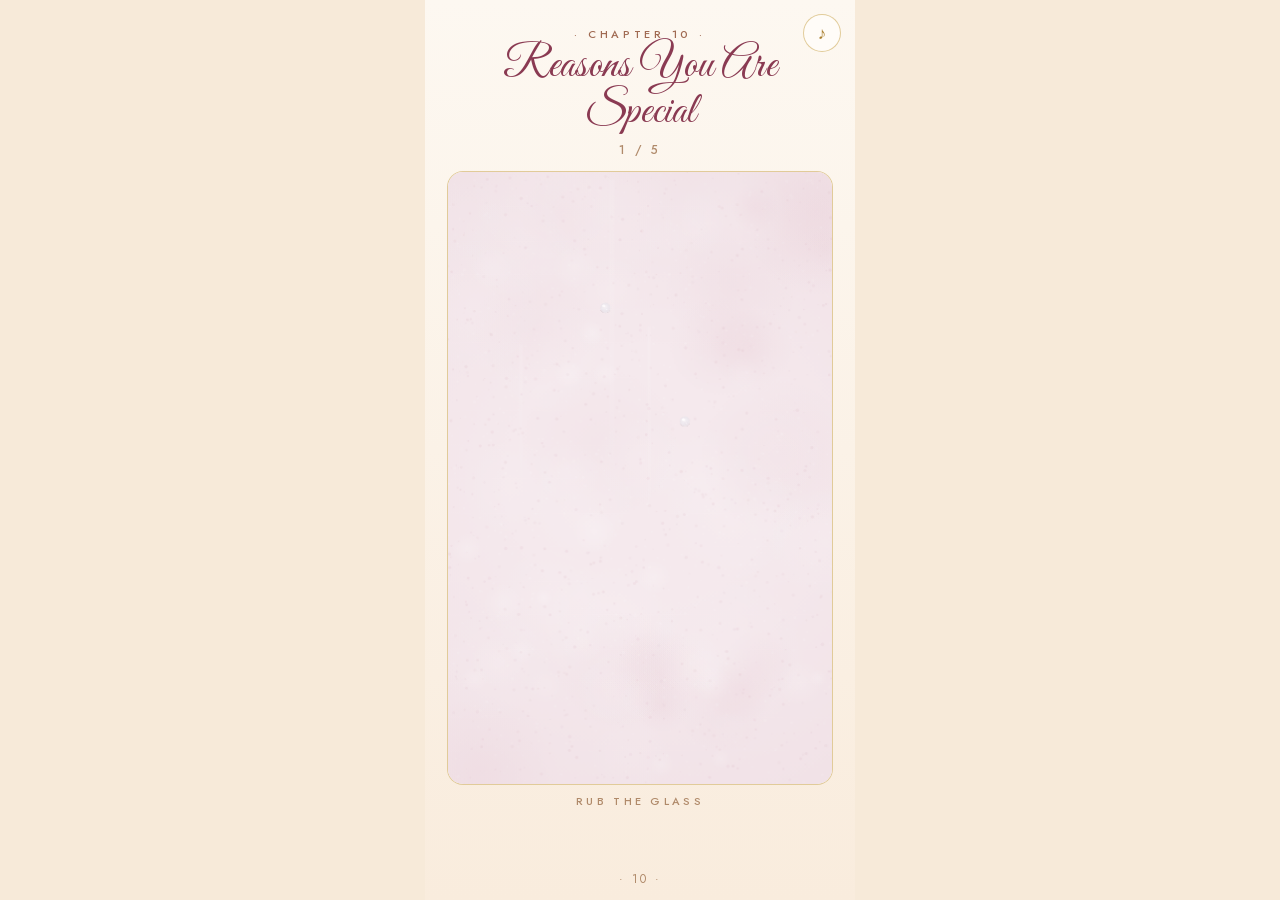
<file: ch10-mist-demo.html>
<!DOCTYPE html>
<html lang="en">
<head>
<meta charset="UTF-8">
<meta name="viewport" content="width=device-width, initial-scale=1.0, maximum-scale=1.0, user-scalable=no">
<title>Chapter Ten — Reasons You Are Special</title>
<style>
@font-face{font-family:'Great Vibes';font-style:normal;font-weight:400;font-display:swap;src:url([data-uri]) format('woff2')}
@font-face{font-family:'Playfair Display';font-style:normal;font-weight:500;font-display:swap;src:url([data-uri]) format('woff2')}
@font-face{font-family:'Playfair Display';font-style:normal;font-weight:600;font-display:swap;src:url([data-uri]) format('woff2')}
@font-face{font-family:'Jost';font-style:normal;font-weight:400;font-display:swap;src:url([data-uri]) format('woff2')}
@font-face{font-family:'Jost';font-style:normal;font-weight:500;font-display:swap;src:url([data-uri]) format('woff2')}
:root{
  --ivory:#fffdf9; --cream:#f9ecdd; --blush:#f6dfe4; --rose:#e8b4c0;
  --gold:#c9a24b; --gold-deep:#a97f2f; --rose-text:#7a2e44; --rose-soft:#8a3a52;
  --caps:#a06a52; --caps-light:#b08a6a;
}
*{margin:0;padding:0;box-sizing:border-box;-webkit-tap-highlight-color:transparent}
html,body{height:100%}
body{background:#f7ead9;font-family:'Jost',sans-serif;overflow:hidden}
.stage{width:100%;max-width:430px;height:100dvh;margin:0 auto;position:relative;
  background:linear-gradient(180deg,#fdf8f1 0%,#f9ecdd 100%);overflow:hidden}
.page{height:100%;display:flex;flex-direction:column;align-items:center;
  padding:20px 22px 12px;position:relative}
#muteBtn{position:absolute;top:14px;right:14px;width:38px;height:38px;border-radius:50%;
  border:1px solid rgba(201,162,75,.55);background:rgba(255,253,249,.85);color:#a97f2f;
  font-size:17px;line-height:1;z-index:20;cursor:pointer}
#muteBtn.off{opacity:.4}
.kicker{font-weight:500;font-size:11px;letter-spacing:.34em;color:var(--caps);margin-top:6px}
.title{font-family:'Great Vibes',cursive;font-weight:400;font-size:clamp(34px,10vw,44px);
  line-height:1.05;color:var(--rose-soft);margin-top:2px;text-align:center}
.counter{font-weight:500;font-size:12px;letter-spacing:.22em;color:var(--caps-light);margin-top:5px}
.pane{position:relative;flex:1;width:100%;min-height:280px;margin:12px 0 8px;
  background:var(--ivory);border:1px solid rgba(201,162,75,.55);border-radius:16px;
  overflow:hidden;touch-action:none}
.reason{position:absolute;inset:0;display:flex;align-items:center;justify-content:center;
  text-align:center;padding:30px 26px;z-index:1;
  font-family:'Playfair Display',serif;font-weight:500;font-size:23px;line-height:1.5;
  color:var(--rose-text)}
/* Demo 5: NO BLUR on the words at all (user agreed with Gemini).
   The reason text is 100% sharp underneath from the very start and
   ONLY the frost layer above it does the hiding — before she wipes
   there is no blurry word-ghost, just mist. The moment her finger
   clears a spot, the words underneath are instantly crisp. */
@media (max-width:360px){.reason{font-size:20px;line-height:1.45;padding:24px 22px}}
.heart{position:absolute;z-index:2;opacity:0;transition:opacity .5s ease;pointer-events:none}
.heart path{fill:none;stroke:var(--gold);stroke-width:1.6;stroke-linecap:round;vector-effect:non-scaling-stroke}
#mist{position:absolute;inset:0;width:100%;height:100%;z-index:3;touch-action:none;
  transition:opacity .7s ease}
#drops{position:absolute;inset:0;width:100%;height:100%;z-index:4;pointer-events:none;
  transition:opacity .7s ease}
.breath{position:absolute;left:-10%;right:-10%;bottom:-30%;height:62%;z-index:6;
  pointer-events:none;opacity:0;transform:translateY(105%);
  background:radial-gradient(ellipse at 50% 100%,rgba(244,214,222,.95),rgba(244,214,222,0) 70%);
  transition:transform .7s ease,opacity .7s ease}
.breath.on{transform:translateY(0);opacity:.85}
.hint{font-weight:500;font-size:11px;letter-spacing:.3em;color:var(--caps-light);min-height:16px}
.next{font-family:'Jost',sans-serif;font-weight:500;font-size:13px;letter-spacing:.24em;
  color:var(--gold-deep);background:none;border:1px solid rgba(201,162,75,.6);
  border-radius:999px;padding:10px 24px;margin-top:10px;cursor:pointer;
  opacity:0;pointer-events:none;transition:opacity .6s ease}
.next.on{opacity:1;pointer-events:auto}
.pagenum{font-size:12px;letter-spacing:.2em;color:var(--caps-light);margin-top:10px}
#finger{position:fixed;width:46px;height:46px;border-radius:50%;left:0;top:0;
  border:2px solid rgba(138,58,82,.55);background:rgba(255,255,255,.18);
  transform:translate(-50%,-50%);pointer-events:none;z-index:99;display:none}

</style>
</head>
<body>
<div class="stage" id="stage">
  <div class="page">
    <button id="muteBtn" aria-label="Sound on or off">&#9834;</button>
    <div class="kicker">&middot; CHAPTER 10 &middot;</div>
    <h1 class="title">Reasons You Are Special</h1>
    <div class="counter"><span id="idx">1</span> / 5</div>
    <div class="pane" id="pane">
      <div class="reason" id="reason"></div>
      <svg class="heart" id="heartSvg" viewBox="0 0 200 180" preserveAspectRatio="none" aria-hidden="true">
        <path id="heartPath" d="M100,168 C42,122 12,84 22,48 C29,20 62,12 82,30 C94,42 100,56 100,56 C100,56 106,42 118,30 C138,12 171,20 178,48 C188,84 158,122 100,168 Z"/>
      </svg>
      <canvas id="mist"></canvas>
      <canvas id="drops"></canvas>
      <div class="breath" id="breath"></div>
    </div>
    <div class="hint" id="hint">RUB THE GLASS</div>
    <button class="next" id="nextBtn">Next reason &rarr;</button>
    <div class="pagenum">&middot; 10 &middot;</div>
  </div>
</div>
<div id="finger"></div>
<script>
(function(){
'use strict';
/* ================================================================
   CHAPTER 10 — "Reasons You Are Special" (mist demo 5, standalone)
   TRANSPLANT NOTE (for the book, page 10):
   - The mist pane OWNS its touch: pane has touch-action:none and the
     handlers below call preventDefault. In the book, the page-turn swipe
     (horizontal >= 80px) must be suppressed while a pointer is down on
     the pane: set window.__c10Wiping = true on pointerdown and false on
     pointerup/pointercancel; the book's swipe handler checks that flag
     first and ignores the swipe. Same family as page 5's 190px rule.
   - enter()/exit() start/stop the single rAF loop and the audio.
     Wire them to the page enter/exit like __ch12 / __letter13.
   - Motion = transform/opacity only. No blur, no backdrop-filter,
     no mix-blend-mode, no animated box-shadows. The mist is painted
     pixels on ONE canvas (#mist); droplets live on a second small
     transparent particle canvas (#drops) — the book already does the
     same (petals canvas + hearts canvas on ch5).
   - DEMO 5 changes (user-approved three-way review of demo 4, 2026-11-27;
     ratings Muse 8.5 / ChatGPT 8.2 / Gemini 7.8; base = demo 4):
     * NO BLUR on the words at all (user agreed with Gemini): the blur /
       ghost is deleted entirely — the text is 100% sharp underneath
       from the start and ONLY the fully-opaque frost layer hides it.
       No blurry word-ghost before wiping, just mist; wiped words are
       instantly crisp. No blur filter anywhere.
     * SMOOTH CONTINUOUS WIPE: the stamped rimmed circles and the
       champagne edge-ring are gone — the finger draws one continuous
       path (strokeSeg: feather pass under a clear core pass, round
       caps/joins). No rings, no gold outlines, no bright blobs; the
       cleared region is genuinely transparent. Trail narrower (BRUSH 18).
     * AUTO-MELT SOONER (Gemini's fix): the trigger measures only the
       centre text zone and melts at ~50% cleared — a few good swipes
       over the words, instead of 25–30s of rubbing.
     * MIST TEXTURE: stronger gentle variation — rose-tinted blotches,
       more condensation blobs, faint baked-in drip streaks — so the
       pane never reads as a plain white card. Still only 2–3 beads.
     * COMPLETED REASON: bigger heart (cap 63, ~70x63, stroke 1.6)
       with 20px spacing below the words — user order 2026-11-27.
     * Everything else kept from demo 4: small heart below the words,
       airy hush + plink, chord, breath reset, 10s auto-advance.
   - DEMO 4 changes (user voice order, 2026-11-27; base = demo 2):
     * NO glass shine: demo 3's specular streak is gone entirely.
     * NO auto-melt / auto-wipe: the whole pane never clears itself.
       She wipes MANUALLY — but the wipe is GENEROUS: the grid marks a
       wide radius (MARK_R) around her fingertip, and the reveal keys
       on the WORDS (~88% of the text cells uncovered), so two or three
       strokes over the words uncover them and the whole glass clears.
       The visible trail stays a narrow fingertip (BRUSH 22) — the
       generosity is in the clearing, not the look.
     * NO mode choice (it existed only for the auto-wipe).
     * Auto-advance: 10s of doing nothing after a reason is revealed
       moves to the next reason by itself. Any touch restarts the
       10s timer. Next stays for sooner. Last reason never auto-advances.
     * Ghost: the frost is tuned so the words show as a faint unreadable
       blur — she can tell words are written there, but cannot read them
       before wiping. (Demo 2's 0.93 frost hid them completely.)
     * Heart: small hairline heart BELOW the words, as in demo 2.
   - DEMO 2 changes (unified Muse + ChatGPT + Gemini review of demo 1):
     * Words live UNDER the frost from the start: .reason is always
       visible; the frost veils it until her finger wipes it crisp.
       No pop-in at a threshold. (Demo 5: frost is now fully opaque
       and the faint ghost is deleted — no blur at all.)
     * Wipe is a real fingertip: hard-core brush (BRUSH 24), no beige
       halo; a thin champagne wet-edge ring is left at the wipe edge.
     * Heart: SMALL hairline heart BELOW the words (fitHeartBelow).
       A framing heart was proven impossible for this text width by QA
       pixel checks, so the heart is kept as a small 1.2px gold heart
       under the text — same completion moment, never touches a letter.
       Draws only after the words are fully readable; Next appears
       only after the heart finishes.
     * Sound: NO low hum at all — airy filtered-noise hush only, plus
       a delicate two-tone plink when a bead rolls. Chord + exhale kept.
     * Reset hides the old words INSTANTLY (visibility) and brings the
       fresh frost back fully opaque before the new words may show.
     * Drops: max 10, max 3 heavy beads, crisp highlight + rim sprite.
   ================================================================ */
var REASONS = [
  "Because your smile turns an ordinary day into a celebration.",
  "Because you listen with your whole heart \u2014 and everyone feels it.",
  "Because your kindness is quiet, and it changes every room you enter.",
  "Because you dream out loud \u2014 and you make others believe too.",
  "Because you are you. That is the whole reason."
];
var REDUCED = window.matchMedia && window.matchMedia('(prefers-reduced-motion: reduce)').matches;
var SHOW_FINGER = /[?&]finger=1/.test(location.search);

var pane = document.getElementById('pane');
var mist = document.getElementById('mist');
var drops = document.getElementById('drops');
var mctx = mist.getContext('2d');
var dctx = drops.getContext('2d');
var reasonEl = document.getElementById('reason');
var idxEl = document.getElementById('idx');
var hintEl = document.getElementById('hint');
var nextBtn = document.getElementById('nextBtn');
var heartSvg = document.getElementById('heartSvg');
var heartPath = document.getElementById('heartPath');
var breathEl = document.getElementById('breath');
var muteBtn = document.getElementById('muteBtn');
var fingerEl = document.getElementById('finger');

var DPR = Math.min(window.devicePixelRatio || 1, 1.5);
var W = 0, H = 0;                 // pane size in CSS px
var COLS = 20, ROWS = 28;
var grid = new Uint8Array(COLS * ROWS);
var cleared = 0, totalCells = COLS * ROWS;
/* Text-area cells: the grid cells whose centres fall inside the reason's
   text rect. The reveal keys on the TEXT, not the whole pane. */
var textMask = new Uint8Array(COLS * ROWS);
var textCells = 0, textCleared = 0;
var TEXT_AT = 50;                 // % of CENTRE TEXT-zone cells cleared -> auto-melt
                                  // (demo 5, Gemini's fix): measure only the words'
                                  // own cells, not the whole tall pane, and melt at
                                  // ~50% — a few good swipes over the words clear
                                  // the glass, instead of 25–30s of rubbing.
var BRUSH = 18;                   // erase radius, CSS px — narrower, a real fingertip
var MARK_R = 24;                  // demo 5: grid-mark radius close to the visible
                                  // trail, so the measured % matches what she sees

var S = {
  idx: 0, revealed: false, wiping: false, muted: false,
  droplets: [], heavy: 0, beadsRolled: 0, plinkedPane: false,
  plinks: 0, chords: 0, exhales: 0, hushStarts: 0,
  revealSeq: 0, everWiped: false, distHeavy: 0,
  advTimer: 0, advArmedAt: 0, last: null, speed: 0,
  raf: 0, loopOn: false, lastT: 0, awake: true
};

/* ---------- frost sprite (pre-rendered once per size) ---------- */
var frost = document.createElement('canvas');
/* Demo 5: the stamp sprites are GONE. Demo 4 stamped a rimmed circle on
   every touch move, which made the 'caterpillar / stacked-coins' rings
   all three reviewers flagged. The finger now draws ONE smooth
   continuous path (strokeSeg below) — no stamps, no rings. */
var dropSprite = (function(){
  var c = document.createElement('canvas'); c.width = c.height = 40;
  var g = c.getContext('2d');
  var gr = g.createRadialGradient(17, 15, 1, 20, 20, 19);
  gr.addColorStop(0, 'rgba(255,255,255,0.75)');
  gr.addColorStop(0.5, 'rgba(226,236,244,0.38)');
  gr.addColorStop(0.85, 'rgba(200,215,228,0.20)');
  gr.addColorStop(1, 'rgba(255,255,255,0)');
  g.fillStyle = gr; g.beginPath(); g.arc(20, 20, 19, 0, 7); g.fill();
  g.strokeStyle = 'rgba(120,100,112,0.22)'; g.lineWidth = 1.4;   // faint bottom rim
  g.beginPath(); g.arc(20, 20, 17.5, Math.PI * 0.15, Math.PI * 0.85); g.stroke();
  g.fillStyle = 'rgba(255,255,255,0.95)';                        // specular highlight
  g.beginPath(); g.arc(14.5, 13.5, 4.6, 0, 7); g.fill();
  g.fillStyle = 'rgba(255,255,255,0.55)';
  g.beginPath(); g.arc(25, 26, 2.2, 0, 7); g.fill();
  return c;
})();
function sizeCanvases(){
  var r = pane.getBoundingClientRect();
  W = Math.max(10, Math.round(r.width)); H = Math.max(10, Math.round(r.height));
  mist.width = drops.width = frost.width = Math.round(W * DPR);
  mist.height = drops.height = frost.height = Math.round(H * DPR);
  mctx.setTransform(DPR, 0, 0, DPR, 0, 0);
  dctx.setTransform(DPR, 0, 0, DPR, 0, 0);
}
function buildFrost(){
  var c = frost.getContext('2d');
  c.setTransform(DPR, 0, 0, DPR, 0, 0);
  c.clearRect(0, 0, W, H);
  c.fillStyle = 'rgba(245,233,237,1)'; c.fillRect(0, 0, W, H); // demo 5: FULLY OPAQUE mist — the sharp words underneath must not bleed through at all; the frost alone does the hiding (no blur anywhere)
  var i, x, y, rr, a;
  for (i = 0; i < 54; i++){           // soft blotches — white and warm rose, for gentle unevenness
    x = Math.random() * W; y = Math.random() * H; rr = 18 + Math.random() * 78;
    var g = c.createRadialGradient(x, y, 0, x, y, rr);
    if (Math.random() < 0.45){
      g.addColorStop(0, 'rgba(226,188,200,' + (0.06 + Math.random() * 0.08) + ')');
      g.addColorStop(1, 'rgba(226,188,200,0)');
    } else {
      g.addColorStop(0, 'rgba(255,255,255,' + (0.07 + Math.random() * 0.08) + ')');
      g.addColorStop(1, 'rgba(255,255,255,0)');
    }
    c.fillStyle = g; c.beginPath(); c.arc(x, y, rr, 0, 7); c.fill();
  }
  for (i = 0; i < 2400; i++){         // fine condensation speckle
    x = Math.random() * W; y = Math.random() * H; rr = 0.5 + Math.random() * 1.2;
    a = 0.05 + Math.random() * 0.1;
    c.fillStyle = Math.random() < 0.6 ? 'rgba(255,255,255,' + a + ')' : 'rgba(214,170,185,' + a + ')';
    c.beginPath(); c.arc(x, y, rr, 0, 7); c.fill();
  }
  for (i = 0; i < 16; i++){           // bigger soft condensation blobs
    x = Math.random() * W; y = Math.random() * H; rr = 6 + Math.random() * 20;
    var g2 = c.createRadialGradient(x, y, 0, x, y, rr);
    g2.addColorStop(0, 'rgba(255,255,255,0.2)'); g2.addColorStop(1, 'rgba(255,255,255,0)');
    c.fillStyle = g2; c.beginPath(); c.arc(x, y, rr, 0, 7); c.fill();
  }
  for (i = 0; i < 3; i++){            // faint vertical drip streaks baked into the mist — glass, not a white card
    x = W * (0.15 + Math.random() * 0.7);
    var w = 2 + Math.random() * 3, h = H * (0.25 + Math.random() * 0.4);
    var y0 = Math.random() * H * 0.3;
    var g3 = c.createLinearGradient(0, y0, 0, y0 + h);
    g3.addColorStop(0, 'rgba(255,255,255,0.10)');
    g3.addColorStop(0.7, 'rgba(255,255,255,0.05)');
    g3.addColorStop(1, 'rgba(255,255,255,0)');
    c.fillStyle = g3; c.fillRect(x - w / 2, y0, w, h);
  }
  var v = c.createRadialGradient(W / 2, H / 2, Math.min(W, H) * 0.35, W / 2, H / 2, Math.max(W, H) * 0.75);
  v.addColorStop(0, 'rgba(216,178,190,0)'); v.addColorStop(1, 'rgba(216,178,190,0.18)');
  c.fillStyle = v; c.fillRect(0, 0, W, H);
}
function paintFrost(){
  mctx.save(); mctx.globalCompositeOperation = 'source-over';
  mctx.clearRect(0, 0, W, H); mctx.drawImage(frost, 0, 0, W, H); mctx.restore();
}

/* ---------- erase / grid / halo ---------- */
function mark(x, y, r){
  var c0 = Math.max(0, Math.floor((x - r) / W * COLS)), c1 = Math.min(COLS - 1, Math.floor((x + r) / W * COLS));
  var r0 = Math.max(0, Math.floor((y - r) / H * ROWS)), r1 = Math.min(ROWS - 1, Math.floor((y + r) / H * ROWS));
  for (var j = r0; j <= r1; j++) for (var i = c0; i <= c1; i++){
    var cx = (i + 0.5) * W / COLS, cy = (j + 0.5) * H / ROWS;
    var dx = cx - x, dy = cy - y;
    if (dx * dx + dy * dy < r * r * 0.81){
      var k = j * COLS + i;
      if (!grid[k]){ grid[k] = 1; cleared++; if (textMask[k]) textCleared++; }
    }
  }
}
/* Which grid cells belong to the current reason's words (for the reveal
   trigger). Recomputed whenever the reason text or the pane size changes. */
function computeTextMask(){
  textMask = new Uint8Array(COLS * ROWS); textCells = 0; textCleared = 0;
  var range = document.createRange();
  range.selectNodeContents(reasonEl);
  var rb = range.getBoundingClientRect();
  var pr = pane.getBoundingClientRect();
  var tx = rb.left - pr.left, ty = rb.top - pr.top, tw = rb.width, th = rb.height;
  for (var j = 0; j < ROWS; j++) for (var i = 0; i < COLS; i++){
    var cx = (i + 0.5) * W / COLS, cy = (j + 0.5) * H / ROWS;
    if (cx >= tx && cx <= tx + tw && cy >= ty && cy <= ty + th){
      textMask[j * COLS + i] = 1; textCells++;
    }
  }
}
/* Demo 5 auto-melt trigger: ~50% of the CENTRE TEXT-zone cells cleared
   by hand — a few good swipes over the words melt the whole glass.
   The melt is reveal()'s own mist fade; no separate animation. */
function checkReveal(){
  if (S.revealed) return;
  if (textCells > 0 && textCleared / textCells * 100 >= TEXT_AT) reveal();
}
function eraseAt(x, y, r, a){
  /* Only rolling beads use this now: one small soft dot that clears a
     faint trail behind a bead. The finger's wipe uses strokeSeg. */
  mctx.save();
  mctx.globalCompositeOperation = 'destination-out';
  mctx.globalAlpha = a;
  mctx.beginPath(); mctx.arc(x, y, r, 0, 7); mctx.fill();
  mctx.restore();
  /* eraseAt never marks the grid — only the finger's wipe does;
     rolling beads clear a trail visually but must not count
     toward the reveal. */
}
function strokeSeg(x0, y0, x1, y1){
  /* Demo 5: ONE smooth continuous path (lineCap/lineJoin 'round'),
     two passes — a soft feather pass under a clear core pass.
     No stamps, no outer ring, no gold outlines: the cleared glass
     is genuinely transparent with one subtle soft boundary. */
  mctx.save();
  mctx.globalCompositeOperation = 'destination-out';
  mctx.lineCap = 'round'; mctx.lineJoin = 'round';
  mctx.strokeStyle = 'rgba(0,0,0,0.32)';
  mctx.lineWidth = BRUSH * 2 + 14;
  mctx.beginPath(); mctx.moveTo(x0, y0); mctx.lineTo(x1, y1); mctx.stroke();
  mctx.strokeStyle = 'rgba(0,0,0,0.95)';
  mctx.lineWidth = BRUSH * 2;
  mctx.beginPath(); mctx.moveTo(x0, y0); mctx.lineTo(x1, y1); mctx.stroke();
  mctx.restore();
}
function wipeTo(x, y){
  var p = S.last;
  if (!p){ strokeSeg(x, y, x, y); mark(x, y, MARK_R); S.last = {x: x, y: y}; return; }
  var dx = x - p.x, dy = y - p.y, d = Math.sqrt(dx * dx + dy * dy);
  var steps = Math.max(1, Math.ceil(d / 4));
  for (var i = 1; i <= steps; i++){
    var px = p.x + dx * (i - 1) / steps, py = p.y + dy * (i - 1) / steps;
    var sx = p.x + dx * i / steps, sy = p.y + dy * i / steps;
    strokeSeg(px, py, sx, sy);   // continuous path — never a chain of stamps
    mark(sx, sy, MARK_R);
    var sd = d / steps;
    S.dist = (S.dist || 0) + sd;
    if (S.dist > 30){ S.dist = 0; spawnDrop(sx, sy + BRUSH * 0.55, false); }
    S.distHeavy = (S.distHeavy || 0) + sd;
    if (S.distHeavy > 90){ S.distHeavy = 0; spawnDrop(sx, sy + BRUSH * 0.55, true); }
  }
  S.last = {x: x, y: y};
  checkReveal();
}

/* ---------- droplets ---------- */
function spawnDrop(x, y, wantHeavy){
  if (S.droplets.length >= 10) return;   // restrained: a few beads, never a crowd
  var heavy = !!wantHeavy && S.heavy < 3;
  if (heavy) S.heavy++;
  S.droplets.push({
    x: x + (Math.random() * 10 - 5), y: y,
    r: heavy ? 4.5 + Math.random() * 1.5 : 1.2 + Math.random() * 1.0,
    heavy: heavy, vy: 0, rolling: false, born: performance.now(),
    rolled: 0, plinked: false, seed: Math.random() * 6.28, life: 6000, static: false
  });
}
/* Two beads already sit on the glass when the pane opens; they hold still
   until her first wipe, then roll. */
function seedBeads(){
  for (var i = 0; i < 2; i++){
    if (S.heavy >= 3) break;
    S.heavy++;
    S.droplets.push({
      x: W * (0.25 + Math.random() * 0.5), y: H * (0.12 + Math.random() * 0.3),
      r: 4.5 + Math.random() * 1.5, heavy: true, vy: 0, rolling: false,
      born: performance.now(), rolled: 0, plinked: false, seed: Math.random() * 6.28,
      life: 9000, static: true
    });
  }
  drawDrops();
}
function drawDrops(){
  dctx.clearRect(0, 0, W, H);
  for (var i = 0; i < S.droplets.length; i++){
    var d = S.droplets[i], a = d.heavy ? 0.85 : 0.5;
    if (!d.heavy) a *= Math.max(0.25, 1 - (performance.now() - d.born) / d.life);
    var s = d.r * 2.3;
    dctx.globalAlpha = a;
    dctx.drawImage(dropSprite, d.x - s / 2, d.y - s / 2, s, s);
  }
  dctx.globalAlpha = 1;
}
function updateDrops(dt, now){
  for (var i = S.droplets.length - 1; i >= 0; i--){
    var d = S.droplets[i];
    if (d.static){ if (S.everWiped){ d.static = false; d.born = now; } continue; }
    if (d.heavy && !REDUCED){
      if (!d.rolling && now - d.born > 700){ d.rolling = true; }
      if (d.rolling){
        d.vy = Math.min(d.vy + 260 * dt, 110);
        var nx = d.x + Math.sin(now / 380 + d.seed) * 6 * dt;
        var ny = d.y + d.vy * dt;
        d.rolled += Math.abs(ny - d.y);
        eraseAt(nx, ny, 4, 0.6);             // clear trail behind the bead
        d.x = nx; d.y = ny;
        if (d.rolled > 40 && !d.plinked){
          d.plinked = true; S.beadsRolled++;
          if (!S.plinkedPane){ S.plinkedPane = true; playPlink(); } // ONE quiet plink per pane
        }
        if (d.y > H + 10){ S.droplets.splice(i, 1); continue; }
      }
    } else if (!d.heavy && now - d.born > d.life){
      S.droplets.splice(i, 1);
    }
  }
}

/* ---------- audio (all synthesized, WebAudio) ---------- */
var AC = null, master = null, hushGain = null, noiseBuf = null;
function audioInit(){
  if (AC) return;
  try {
    AC = new (window.AudioContext || window.webkitAudioContext)();
    master = AC.createGain(); master.gain.value = S.muted ? 0 : 0.9; master.connect(AC.destination);
    var len = AC.sampleRate;
    noiseBuf = AC.createBuffer(1, len, AC.sampleRate);
    var ch = noiseBuf.getChannelData(0);
    for (var i = 0; i < len; i++) ch[i] = Math.random() * 2 - 1;
    var src = AC.createBufferSource(); src.buffer = noiseBuf; src.loop = true;
    /* Demo 2: airy filtered-noise hush ONLY — no low synth hum at all. */
    var bp = AC.createBiquadFilter(); bp.type = 'bandpass'; bp.frequency.value = 1250; bp.Q.value = 0.55;
    hushGain = AC.createGain(); hushGain.gain.value = 0;
    src.connect(bp); bp.connect(hushGain); hushGain.connect(master); src.start();
  } catch (e){ AC = null; }
}
function setHush(v){ if (AC && hushGain) hushGain.gain.setTargetAtTime(v, AC.currentTime, 0.08); }
function tone(freq, t0, dur, peak, type){
  if (!AC) return;
  var o = AC.createOscillator(), g = AC.createGain();
  o.type = type || 'sine'; o.frequency.value = freq;
  g.gain.setValueAtTime(0.0001, t0);
  g.gain.exponentialRampToValueAtTime(peak, t0 + 0.12);
  g.gain.exponentialRampToValueAtTime(0.0001, t0 + dur);
  o.connect(g); g.connect(master); o.start(t0); o.stop(t0 + dur + 0.1);
}
function playPlink(){
  if (!AC) return; S.plinks++;
  var t = AC.currentTime;
  var o = AC.createOscillator(), g = AC.createGain();
  o.type = 'sine'; o.frequency.setValueAtTime(1568, t);
  o.frequency.exponentialRampToValueAtTime(1180, t + 0.4);
  g.gain.setValueAtTime(0.0001, t);
  g.gain.exponentialRampToValueAtTime(0.05, t + 0.02);
  g.gain.exponentialRampToValueAtTime(0.0001, t + 0.5);
  o.connect(g); g.connect(master); o.start(t); o.stop(t + 0.6);
  var o2 = AC.createOscillator(), g2 = AC.createGain();   // crystalline overtone
  o2.type = 'sine'; o2.frequency.setValueAtTime(3136, t);
  o2.frequency.exponentialRampToValueAtTime(2400, t + 0.35);
  g2.gain.setValueAtTime(0.0001, t);
  g2.gain.exponentialRampToValueAtTime(0.012, t + 0.02);
  g2.gain.exponentialRampToValueAtTime(0.0001, t + 0.4);
  o2.connect(g2); g2.connect(master); o2.start(t); o2.stop(t + 0.5);
}
function playChord(){
  if (!AC) return; S.chords++;
  var t = AC.currentTime + 0.05;
  tone(523.25, t, 2.8, 0.045); tone(659.25, t + 0.08, 2.8, 0.04); tone(783.99, t + 0.16, 2.8, 0.04);
}
function playExhale(){
  if (!AC) return; S.exhales++;
  var t = AC.currentTime;
  var src = AC.createBufferSource(); src.buffer = noiseBuf; src.loop = true;
  var lp = AC.createBiquadFilter(); lp.type = 'lowpass'; lp.frequency.value = 420;
  var g = AC.createGain();
  g.gain.setValueAtTime(0.0001, t);
  g.gain.exponentialRampToValueAtTime(0.05, t + 0.45);
  g.gain.exponentialRampToValueAtTime(0.0001, t + 1.35);
  src.connect(lp); lp.connect(g); g.connect(master); src.start(t); src.stop(t + 1.5);
}

/* ---------- heart (demo 2) ----------
   A framing heart around this text is geometrically impossible: the
   heart's lower sides converge toward its point and its top dip sits
   31% down, so at this text width (258px of a 316px pane) the outline
   crosses the letters at every size — proven by QA pixel checks
   (330 gold px inside the text rect at 360px, same at 393/320).
   So the heart is kept as a SMALL hairline heart BELOW the words:
   same gold, same draw-once completion moment, guaranteed clear of
   every letter. If the user ever wants a framing heart, the text
   column would have to narrow to ~200px first — his call.
   User order 2026-11-27: bigger + more visible (cap 63px, ~70x63,
   stroke 1.6) with 20px of clear space below the words. */
var heartLen = 0;
function fitHeartBelow(){
  var pr = pane.getBoundingClientRect();
  var range = document.createRange();
  range.selectNodeContents(reasonEl);
  var rb = range.getBoundingClientRect();
  var cx = rb.left - pr.left + rb.width / 2;
  var top = rb.bottom - pr.top + 20;   // demo 5: more deliberate clear space below the last line
  var avail = pr.height - top - 8;
  var h = Math.max(28, Math.min(63, avail));   // user order 2026-11-27: a little bigger + more visible (~70x63)
  var w = h * 200 / 180;
  heartSvg.style.left = (cx - w / 2) + 'px';
  heartSvg.style.top = top + 'px';
  heartSvg.style.width = w + 'px';
  heartSvg.style.height = h + 'px';
  heartSvg.style.transform = 'none';
  heartLen = heartPath.getTotalLength();
  heartPath.style.strokeDasharray = String(heartLen);
  heartPath.style.strokeDashoffset = String(heartLen);
}

/* ---------- reveal / reset ---------- */
function reveal(){
  if (S.revealed) return;
  S.revealed = true; S.wiping = false; setHush(0);
  var tok = ++S.revealSeq;   // guards the delayed heart / Next steps
  mist.style.opacity = '0'; drops.style.opacity = '0';
  hintEl.textContent = '';
  setTimeout(function(){
    mist.style.display = 'none'; drops.style.display = 'none';
  }, 750);
  playChord();
  /* Order: words readable (mist melted) -> thin heart draws -> Next appears. */
  setTimeout(function(){
    if (tok !== S.revealSeq || !S.revealed) return;
    fitHeartBelow();
    heartSvg.style.opacity = '1';
    void heartPath.getBoundingClientRect();
    heartPath.style.transition = 'stroke-dashoffset 1.2s ease';
    heartPath.style.strokeDashoffset = '0';
    setTimeout(function(){
      if (tok !== S.revealSeq || !S.revealed) return;
      nextBtn.textContent = S.idx >= REASONS.length - 1 ? 'Read again \u21BA' : 'Next reason \u2192';
      nextBtn.classList.add('on');
      /* Demo 4: 10s of doing nothing after the reveal moves on by itself.
         Any touch restarts the 10s. Last reason never auto-advances. */
      if (S.idx < REASONS.length - 1) armAdv();
    }, REDUCED ? 250 : 1250);
  }, REDUCED ? 150 : 850);
}
function resetPane(nextIdx){
  S.revealSeq++;   // cancel any pending heart / Next timeouts from the last reveal
  disarmAdv();     // never auto-advance a gone reason
  S.idx = nextIdx;
  S.revealed = false; S.wiping = false; S.last = null; S.dist = 0; S.distHeavy = 0;
  S.droplets = []; S.heavy = 0; S.plinkedPane = false;
  grid = new Uint8Array(COLS * ROWS); cleared = 0;
  idxEl.textContent = String(nextIdx + 1);
  /* Hide the old words INSTANTLY (no fade) and keep the new words hidden
     behind fresh frost until the mist is fully back — no ghosting, no
     crossfade, the next reason is unreadable until she wipes it. */
  reasonEl.style.visibility = 'hidden';
  reasonEl.textContent = REASONS[nextIdx];
  computeTextMask();   // fresh mask for the new reason's words
  hintEl.textContent = 'RUB THE GLASS';
  nextBtn.classList.remove('on');
  heartPath.style.transition = 'none';
  heartPath.style.strokeDashoffset = String(heartLen);
  heartSvg.style.opacity = '0';
  breathEl.classList.add('on');
  playExhale();
  paintFrost();
  dctx.clearRect(0, 0, W, H);
  seedBeads();
  mist.style.display = 'block'; drops.style.display = 'block';
  /* Frost back to fully opaque INSTANTLY (no fade-in): the new words must
     be behind solid mist before they are allowed to show. */
  mist.style.transition = 'none'; drops.style.transition = 'none';
  mist.style.opacity = '1'; drops.style.opacity = '1';
  void mist.offsetWidth;
  mist.style.transition = ''; drops.style.transition = '';
  setTimeout(function(){
    reasonEl.style.visibility = 'visible';
    breathEl.classList.remove('on');
  }, 650);
  ensureLoop();
}
nextBtn.addEventListener('click', function(){
  if (!S.revealed) return;
  audioInit();
  resetPane((S.idx + 1) % REASONS.length);
});
/* Book mute hook: the book's stage mute calls __ch10.setMuted(m) like __ch12. */
function setMuted(m){
  S.muted = !!m;
  muteBtn.classList.toggle('off', S.muted);
  if (master) master.gain.value = S.muted ? 0 : 0.9;
}
muteBtn.addEventListener('click', function(){ setMuted(!S.muted); });

/* ---------- auto-advance (demo 4) ----------
   After a reason is revealed, 10s of doing nothing moves to the next
   reason by itself. Any touch/tap anywhere restarts the 10s timer.
   Next stays tappable to go sooner; the last reason never advances. */
function armAdv(){
  disarmAdv();
  S.advArmedAt = performance.now();
  S.advTimer = setTimeout(function(){
    if (S.revealed) nextBtn.click();
  }, 10000);
}
function disarmAdv(){
  if (S.advTimer){ clearTimeout(S.advTimer); S.advTimer = 0; }
  S.advArmedAt = 0;
}
document.addEventListener('pointerdown', function(e){
  if (S.revealed && S.advTimer && e.target !== nextBtn){
    armAdv();   // a touch restarts the 10s of doing nothing
  }
}, true);

/* ---------- pointer input (the mist owns the touch) ---------- */
function localPos(e){
  var r = pane.getBoundingClientRect();
  return {x: e.clientX - r.left, y: e.clientY - r.top};
}
function showFinger(x, y){
  if (!SHOW_FINGER) return;
  fingerEl.style.display = 'block';
  fingerEl.style.left = x + 'px'; fingerEl.style.top = y + 'px';
}
pane.addEventListener('pointerdown', function(e){
  if (S.revealed) return;
  e.preventDefault();
  audioInit();
  if (AC && AC.state === 'suspended') AC.resume();
  S.wiping = true; S.everWiped = true; window.__c10Wiping = true;   // book: page-turn swipe ignores this
  S.hushStarts++;
  var p = localPos(e);
  showFinger(e.clientX, e.clientY);
  try { pane.setPointerCapture(e.pointerId); } catch (err){}
  wipeTo(p.x, p.y);
  setHush(0.015);   // soft airy hush starts the moment the finger lands
  ensureLoop();
});
pane.addEventListener('pointermove', function(e){
  if (!S.wiping || S.revealed) return;
  e.preventDefault();
  var p = localPos(e);
  showFinger(e.clientX, e.clientY);
  var now = performance.now();
  if (S.lastT) S.speed = Math.min(1, (Math.abs(p.x - S.last.x) + Math.abs(p.y - S.last.y)) / Math.max(1, now - S.lastT) / 1.2);
  S.lastT = now;
  setHush(0.05 * S.speed);   // airy hush, follows the finger's speed
  wipeTo(p.x, p.y);
});
function endWipe(){
  /* Always clear the flag: reveal() sets S.wiping=false mid-stroke, so an
     early return here would leave window.__c10Wiping stuck true and the
     book would never turn pages from this pane again. The flag stays true
     for the whole stroke (the book's capture-phase pointerup runs before
     this bubble handler), and is cleared the moment the finger lifts. */
  S.wiping = false; window.__c10Wiping = false; S.last = null; S.lastT = 0;
  setHush(0);
  if (SHOW_FINGER) fingerEl.style.display = 'none';
}
pane.addEventListener('pointerup', endWipe);
pane.addEventListener('pointercancel', endWipe);

/* ---------- single rAF loop (only while something moves) ---------- */
function loop(ts){
  if (!S.awake){ S.loopOn = false; return; }
  var now = performance.now();
  var dt = S.lastT ? Math.min(0.05, (now - S.lastT) / 1000) : 0.016;
  S.lastT = now;
  var busy = false;   // demo 5: no melt queue — the melt is reveal()'s own mist fade
  var anyLive = false;
  for (var k = 0; k < S.droplets.length; k++) if (!S.droplets[k].static){ anyLive = true; break; }
  if (anyLive){ updateDrops(dt, now); drawDrops(); busy = true; }
  if (S.wiping) busy = true;
  if (busy){ S.raf = requestAnimationFrame(loop); }
  else { S.loopOn = false; }
}
function ensureLoop(){
  if (!S.loopOn && S.awake){ S.loopOn = true; S.lastT = performance.now(); S.raf = requestAnimationFrame(loop); }
}

/* ---------- QA / transplant hooks ---------- */
window.__ch10 = {
  state: function(){
    return {
      idx: S.idx, total: REASONS.length,
      clearedPct: Math.round(cleared / totalCells * 100),
      textClearedPct: textCells ? Math.round(textCleared / textCells * 100) : 0,
      revealed: S.revealed, droplets: S.droplets.length, beadsRolled: S.beadsRolled,
      audio: {hush: S.hushStarts, plink: S.plinks, chord: S.chords, exhale: S.exhales},
      mistVisible: mist.style.display !== 'none',
      heartDrawn: heartPath.style.strokeDashoffset === '0',
      muted: S.muted, wiping: S.wiping,
      advArmed: !!S.advTimer, advArmedAt: S.advArmedAt
    };
  },
  setMuted: setMuted,
  next: function(){ nextBtn.click(); },
  enter: function(){ S.awake = true; ensureLoop(); },
  exit: function(){ S.awake = false; disarmAdv(); if (S.raf) cancelAnimationFrame(S.raf); S.loopOn = false; setHush(0); }
};

/* ---------- init ---------- */
function init(){
  reasonEl.textContent = REASONS[0];
  sizeCanvases();
  buildFrost();
  paintFrost();
  computeTextMask();
  heartLen = heartPath.getTotalLength();
  heartPath.style.strokeDasharray = String(heartLen);
  heartPath.style.strokeDashoffset = String(heartLen);
  seedBeads();
  var rt;
  window.addEventListener('resize', function(){
    clearTimeout(rt);
    rt = setTimeout(function(){
      sizeCanvases(); buildFrost(); paintFrost();
      grid = new Uint8Array(COLS * ROWS); cleared = 0;
      computeTextMask();
      S.droplets = [];
      if (!S.revealed){ mist.style.display = 'block'; mist.style.opacity = '1'; }
    }, 200);
  });
  ensureLoop();
}
init();
})();
</script>
</body>
</html>
</file>
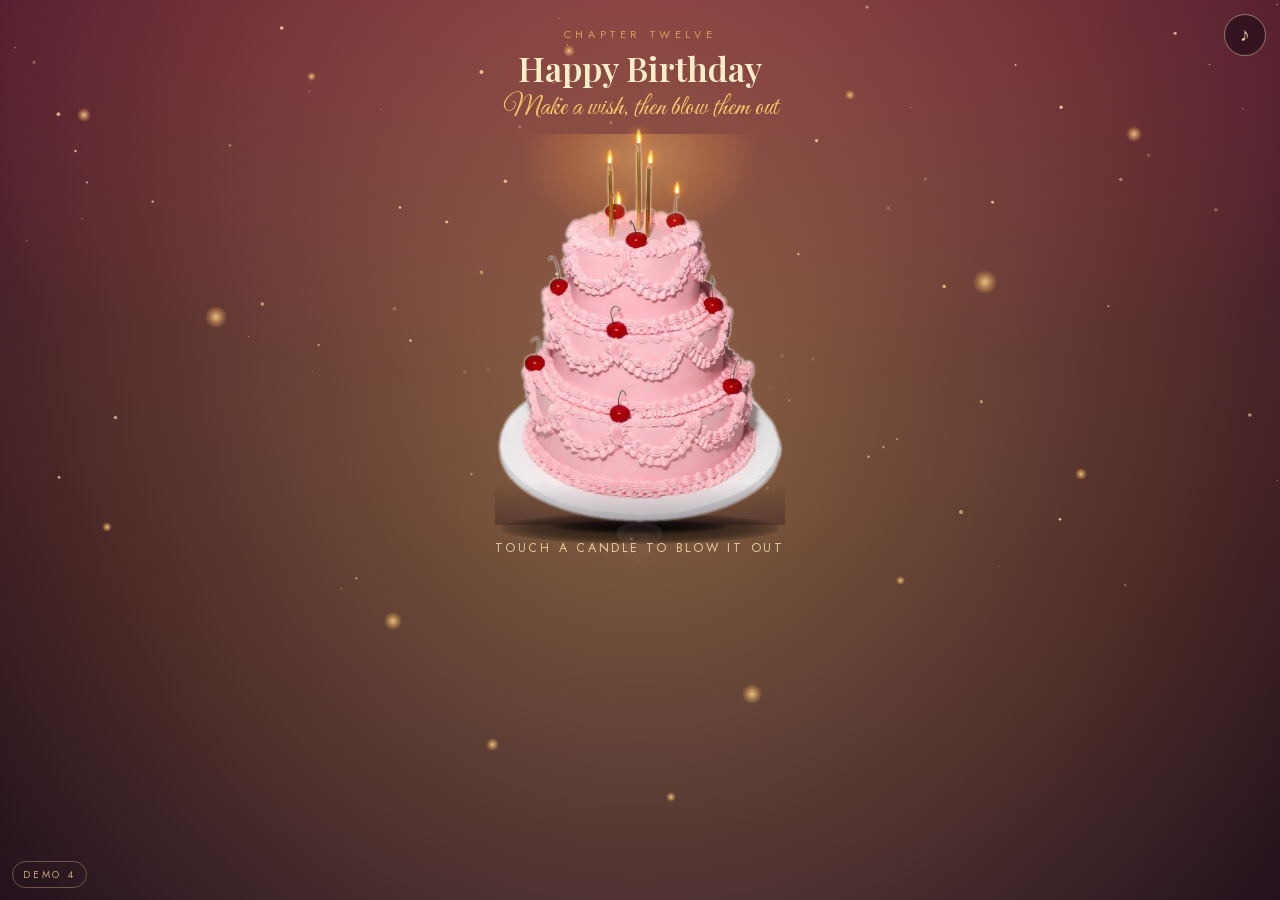
<file: ch12-demo.html>
<!DOCTYPE html>
<!-- Ch12 demo 4: all 5 candles lit, luxury typography, gold-willow fireworks, soft bloom audio — NO cat | Act 3 layout/typography/Replay timing kept exactly as demo 3 -->
<html lang="en">
<head>
<meta charset="UTF-8">
<meta name="viewport" content="width=device-width, initial-scale=1, maximum-scale=1, user-scalable=no">
<title>Chapter 12 — Happy Birthday · Demo 4</title>
<style>
@font-face{font-family:'Great Vibes';font-style:normal;font-weight:400;font-display:swap;src:url([data-uri]) format('woff2')}
@font-face{font-family:'Playfair Display';font-style:normal;font-weight:500;font-display:swap;src:url([data-uri]) format('woff2')}
@font-face{font-family:'Playfair Display';font-style:normal;font-weight:600;font-display:swap;src:url([data-uri]) format('woff2')}
@font-face{font-family:'Jost';font-style:normal;font-weight:400;font-display:swap;src:url([data-uri]) format('woff2')}
@font-face{font-family:'Jost';font-style:normal;font-weight:500;font-display:swap;src:url([data-uri]) format('woff2')}
*{margin:0;padding:0;box-sizing:border-box;-webkit-tap-highlight-color:transparent}
html,body{height:100%;overflow:hidden;background:#160818}
#stage{position:relative;width:100%;height:100%;overflow:hidden;
  background:
    radial-gradient(130% 70% at 50% 0%, rgba(122,32,64,.55) 0%, rgba(122,32,64,0) 60%),
    radial-gradient(120% 90% at 50% 108%, #1a0b26 0%, rgba(26,11,38,0) 55%),
    linear-gradient(180deg,#3d0f28 0%, #2a0a20 34%, #1c0718 62%, #120614 100%);}
#sky{position:absolute;inset:0;z-index:1}
/* soft out-of-focus golden bokeh — pre-drawn radial circles, opacity only, no blur */
.bokeh{position:absolute;border-radius:50%;z-index:1;pointer-events:none;
  background:radial-gradient(circle,rgba(255,214,140,.85) 0%,rgba(255,190,100,.35) 42%,rgba(255,190,100,0) 72%);
  animation:bok 7s ease-in-out infinite alternate}
@keyframes bok{from{opacity:.14}to{opacity:.5}}
/* warm champagne-gold aura behind the cake */
#aura{position:absolute;left:50%;top:46%;width:148%;aspect-ratio:1;transform:translate(-50%,-50%);z-index:1;pointer-events:none;
  background:radial-gradient(circle,rgba(255,200,115,.48) 0%,rgba(255,172,92,.20) 42%,rgba(255,172,92,0) 68%);
  animation:aura 5.5s ease-in-out infinite alternate}
@keyframes aura{from{opacity:.75}to{opacity:1}}
/* header */
#pageHead{position:absolute;left:0;right:0;top:0;z-index:6;text-align:center;padding-top:26px;pointer-events:none;transition:opacity .6s}
#pageHead.dim{opacity:0}
.kicker{font-family:'Jost',sans-serif;font-size:11px;letter-spacing:.42em;text-transform:uppercase;color:#d9a05a}
h1{font-family:'Playfair Display',serif;font-weight:600;font-size:34px;line-height:1.08;color:#f8ecc9;margin-top:8px}
.whisper{font-family:'Great Vibes',cursive;font-size:27px;color:#f3c96b;margin-top:4px;transition:opacity .6s}
#pageHead.whisperOff .whisper{opacity:0}
/* Demo 3 tag */
#demoTag{position:absolute;left:12px;bottom:12px;z-index:9;font-family:'Jost',sans-serif;font-size:10px;letter-spacing:.28em;
  text-transform:uppercase;color:#e8c98a;border:1px solid rgba(232,201,138,.45);border-radius:20px;padding:5px 10px;opacity:.8}
/* cake stage */
#cakeWrap{position:absolute;left:50%;top:138px;z-index:4;transform:translateX(-50%);
  transition:transform 1.15s cubic-bezier(.45,.05,.35,1),opacity 1.05s ease}
#cakeWrap.glide{transform:translateX(-50%) translateY(112vh);opacity:0}
#cakeStage{position:relative;width:min(74vw,290px,calc((100vh - 310px)*.72));aspect-ratio:520/694}
#cakeImg{position:absolute;inset:0;width:100%;height:100%;object-fit:contain;display:block}
#cakeRefl{position:absolute;left:6%;right:6%;top:99%;height:16%;overflow:hidden;opacity:.10;pointer-events:none;
  -webkit-mask-image:linear-gradient(180deg,#000 0%,transparent 82%);mask-image:linear-gradient(180deg,#000 0%,transparent 82%)}
#cakeRefl img{width:100%;height:100%;object-fit:contain;object-position:top;transform:scaleY(-1)}
#cakeShadow{position:absolute;left:2%;right:2%;bottom:-5%;height:8%;border-radius:50%;pointer-events:none;
  background:radial-gradient(ellipse at center,rgba(0,0,0,.80) 0%,rgba(0,0,0,.42) 55%,rgba(0,0,0,0) 78%)}
/* tight dark contact shadow directly under the base rim — seats the cake on the floor */
#cakeContact{position:absolute;left:20%;right:20%;bottom:-2%;height:3.4%;border-radius:50%;pointer-events:none;
  background:radial-gradient(ellipse at center,rgba(0,0,0,.85) 0%,rgba(0,0,0,.45) 55%,rgba(0,0,0,0) 80%)}
/* faint dark scrim over the very bottom of the photo — tones the bright white plate edge down */
#plateScrim{position:absolute;left:0;right:0;bottom:0;height:11%;z-index:2;pointer-events:none;
  background:linear-gradient(180deg,rgba(22,6,18,0) 0%,rgba(22,6,18,.30) 100%)}
/* warm candlelight cast over the top frosting — opacity pulsed by JS only */
#castGlow{position:absolute;left:6%;right:6%;top:-1%;height:36%;z-index:2;pointer-events:none;opacity:.55;
  background:radial-gradient(ellipse 62% 78% at 50% 16%,rgba(255,196,105,.75) 0%,rgba(255,166,70,.34) 46%,rgba(255,166,70,0) 76%)}
#fx{position:absolute;left:-14%;top:-9%;width:128%;height:112%;z-index:3;pointer-events:none}
#cakeHint{margin-top:14px;text-align:center;font-family:'Jost',sans-serif;font-size:12.5px;letter-spacing:.22em;
  text-transform:uppercase;color:#f0d3a0;opacity:.92;transition:opacity .5s;white-space:nowrap}
#cakeHint.gone{opacity:0}
/* Act 3 lines */
#letterLine{position:absolute;left:0;right:0;top:38%;z-index:6;padding:0 34px;text-align:center;
  font-family:'Great Vibes',cursive;font-size:31px;line-height:1.35;color:#ffe9bd;opacity:0;pointer-events:none;
  transition:opacity 1.1s ease;text-shadow:0 2px 18px rgba(0,0,0,.45)}
#letterLine.show{opacity:1}
#turnHint{position:absolute;left:0;right:0;top:57%;z-index:6;text-align:center;font-family:'Jost',sans-serif;
  font-size:13px;letter-spacing:.34em;text-transform:uppercase;color:#f3c96b;opacity:0;pointer-events:none;transition:opacity 1.1s ease}
#turnHint.show{opacity:1}
/* Demo 4: luminous champagne-gold luxury typography (DOM text, never a dot grid) */
#typeLines{position:absolute;left:0;right:0;top:16%;z-index:6;text-align:center;pointer-events:none;opacity:0;transition:opacity 1.2s ease}
#typeLines.show{opacity:1}
.tl-hb{font-family:'Playfair Display',serif;font-weight:600;font-size:52px;line-height:1.06;letter-spacing:.06em;
  background:linear-gradient(100deg,#a86f24 0%,#f2cd7d 22%,#fff6d8 50%,#e9b95c 72%,#a86f24 100%);
  background-size:220% 100%;-webkit-background-clip:text;background-clip:text;color:transparent;-webkit-text-fill-color:transparent;
  text-shadow:0 0 18px rgba(255,196,110,.45),0 0 46px rgba(255,170,80,.28)}
.tl-pr{font-family:'Great Vibes',cursive;font-size:58px;line-height:1.2;
  background:linear-gradient(100deg,#a86f24 0%,#f2cd7d 25%,#fff6d8 50%,#e9b95c 75%,#a86f24 100%);
  background-size:220% 100%;-webkit-background-clip:text;background-clip:text;color:transparent;-webkit-text-fill-color:transparent;
  text-shadow:0 0 18px rgba(255,196,110,.45),0 0 46px rgba(255,170,80,.28)}
#typeLines.show .tl-hb,#typeLines.show .tl-pr{animation:tlShim 4.5s linear infinite}
#typeLines.two .tl-pr{margin-top:62px}
#typeLines.one .tl-hb{font-size:34px}
#typeLines.one .tl-pr{font-size:54px;margin-top:54px}
@keyframes tlShim{from{background-position:0% 0}to{background-position:220% 0}}
@media (max-height:600px){ .tl-hb{font-size:44px} .tl-pr{font-size:48px} #typeLines.two .tl-pr{margin-top:44px} }
/* buttons */
#musicBtn{position:absolute;right:14px;top:14px;z-index:9;width:42px;height:42px;border-radius:50%;
  border:1px solid rgba(240,211,160,.5);background:rgba(20,8,20,.55);color:#f0d3a0;font-size:19px;cursor:pointer}
#musicBtn.muted{opacity:.45}
#replayBtn{position:absolute;left:50%;bottom:26px;transform:translateX(-50%);z-index:9;display:none;
  font-family:'Jost',sans-serif;font-size:13px;letter-spacing:.16em;color:#f6e7c8;cursor:pointer;
  background:rgba(20,8,20,.55);border:1px solid rgba(240,211,160,.55);border-radius:24px;padding:11px 22px}
#replayBtn.show{display:block}
@media (max-height:600px){
  #pageHead{padding-top:18px} h1{font-size:28px} .whisper{font-size:23px}
  #cakeWrap{top:118px}
  #letterLine{font-size:27px;top:36%} #turnHint{top:56%}
}
@media (prefers-reduced-motion:reduce){
  .bokeh,#aura{animation:none}
  #typeLines.show .tl-hb,#typeLines.show .tl-pr{animation:none}
}
</style>
</head>
<body>
<div id="stage" data-act="1">
  <canvas id="sky"></canvas>
  <div id="aura" aria-hidden="true"></div>
  <div class="bokeh" style="left:6%;top:12%;width:14px;height:14px;animation-delay:-1s"></div>
  <div class="bokeh" style="left:16%;top:34%;width:22px;height:22px;animation-delay:-3.2s"></div>
  <div class="bokeh" style="left:8%;top:58%;width:10px;height:10px;animation-delay:-5s"></div>
  <div class="bokeh" style="left:24%;top:8%;width:9px;height:9px;animation-delay:-2.4s"></div>
  <div class="bokeh" style="left:30%;top:68%;width:18px;height:18px;animation-delay:-.6s"></div>
  <div class="bokeh" style="left:44%;top:5%;width:12px;height:12px;animation-delay:-4.1s"></div>
  <div class="bokeh" style="left:58%;top:76%;width:20px;height:20px;animation-delay:-2.9s"></div>
  <div class="bokeh" style="left:66%;top:10%;width:10px;height:10px;animation-delay:-1.7s"></div>
  <div class="bokeh" style="left:76%;top:30%;width:24px;height:24px;animation-delay:-4.8s"></div>
  <div class="bokeh" style="left:84%;top:52%;width:12px;height:12px;animation-delay:-.3s"></div>
  <div class="bokeh" style="left:88%;top:14%;width:16px;height:16px;animation-delay:-3.7s"></div>
  <div class="bokeh" style="left:70%;top:64%;width:9px;height:9px;animation-delay:-5.6s"></div>
  <div class="bokeh" style="left:38%;top:82%;width:13px;height:13px;animation-delay:-2.1s"></div>
  <div class="bokeh" style="left:52%;top:88%;width:10px;height:10px;animation-delay:-4.4s"></div>
  <div id="demoTag">Demo 4</div>
  <header id="pageHead">
    <div class="kicker">Chapter Twelve</div>
    <h1>Happy Birthday</h1>
    <div class="whisper">Make a wish, then blow them out</div>
  </header>
  <div id="cakeWrap">
    <div id="cakeStage">
      <div id="cakeShadow"></div>
      <div id="cakeContact"></div>
      <img id="cakeImg" alt="A real pink birthday cake with cherries and gold candles" draggable="false">
      <div id="cakeRefl" aria-hidden="true"><img alt="" draggable="false"></div>
      <div id="castGlow" aria-hidden="true"></div>
      <div id="plateScrim" aria-hidden="true"></div>
      <canvas id="fx"></canvas>
    </div>
    <div id="cakeHint">Touch a candle to blow it out</div>
  </div>
  <div id="letterLine">Now someone has written you real words &mdash; go and open your letter.</div>
  <div id="turnHint">Turn the page &rarr;</div>
  <div id="typeLines" aria-hidden="true"><div class="tl-hb"></div><div class="tl-pr"></div></div>
  <button id="musicBtn" type="button" aria-label="Mute or unmute">&#9834;</button>
  <button id="replayBtn" type="button">&#8635; Replay</button>
</div>

<script>
(function(){
"use strict";
/* — admin-editable name: Shaheer can change "Princess" here later (or via the admin panel) — */
const PRINCESS_NAME = "Princess";
const RM = window.matchMedia && window.matchMedia('(prefers-reduced-motion: reduce)').matches;
const stage = document.getElementById('stage');
const cv = document.getElementById('sky');
const ctx = cv.getContext('2d');
const finaleBtn = document.getElementById('finaleBtn');
const tapHint = document.getElementById('tapHint');
const pageHead = document.getElementById('pageHead');
const princessEl = document.getElementById('princessName');
const letterEl = document.getElementById('letterLine');
const turnEl = document.getElementById('turnHint');
const musicBtn = document.getElementById('musicBtn');
const cakeWrap = document.getElementById('cakeWrap');
const cake3d = document.getElementById('cake3d');
const cakeShadow = document.getElementById('cakeShadow');
const gardenEl = document.querySelector('.garden');
const moonEl = document.querySelector('.moon');
const petalsEl = document.getElementById('petalsFg');
const cakeEl = document.getElementById('cake');
const sliceEl = document.getElementById('sliceEl');
const cakeGap = document.getElementById('cakeGap');
const cakeHint = document.getElementById('cakeHint');
const yumEl = document.getElementById('yum');
const candleEls = Array.prototype.slice.call(document.querySelectorAll('.cflame'));
const knifeEl = document.getElementById('knife');

let W = 360, H = 780, DPR = 1;
function resize(){
  DPR = Math.min(window.devicePixelRatio || 1, 2);
  W = stage.clientWidth || 360; H = stage.clientHeight || 780;
  cv.width = W * DPR; cv.height = H * DPR;
  cv.style.width = W + 'px'; cv.style.height = H + 'px';
  ctx.setTransform(DPR, 0, 0, DPR, 0, 0);
  buildStars();
}
window.addEventListener('resize', resize);

/* — pre-drawn spark sprites (no blur, no shadowBlur) — */
function sprite(colorA, colorB){
  const c = document.createElement('canvas'); c.width = c.height = 32;
  const g = c.getContext('2d');
  const gr = g.createRadialGradient(16,16,0,16,16,16);
  gr.addColorStop(0,'#ffffff'); gr.addColorStop(.25,colorA); gr.addColorStop(.6,colorB); gr.addColorStop(1,'rgba(0,0,0,0)');
  g.fillStyle = gr; g.fillRect(0,0,32,32);
  return c;
}
const sprGold = sprite('rgba(255,216,130,.95)','rgba(219,164,44,.45)');
/* demo3: sharper letter sprite — tight white core, fast falloff, no big soft halo */
function spriteSharp(colorA, colorB){
  const c = document.createElement('canvas'); c.width = c.height = 32;
  const g = c.getContext('2d');
  const gr = g.createRadialGradient(16,16,0,16,16,16);
  gr.addColorStop(0,'#ffffff'); gr.addColorStop(.18,'#ffffff'); gr.addColorStop(.38,colorA); gr.addColorStop(.62,colorB); gr.addColorStop(1,'rgba(0,0,0,0)');
  g.fillStyle = gr; g.fillRect(0,0,32,32);
  return c;
}
const sprLetter = spriteSharp('rgba(255,216,130,.95)','rgba(219,164,44,.45)');
const sprRose = sprite('rgba(255,150,175,.95)','rgba(224,80,138,.4)');
const sprWhite = sprite('rgba(255,244,214,.95)','rgba(255,214,120,.4)');
const sprRed = sprite('#ff5a6e','rgba(214,32,64,.45)');
const sprPink = sprite('#ff9ebb','rgba(224,80,138,.4)');

/* — stars: many small, gentle twinkle (opacity only) — */
let stars = [];
function buildStars(){
  stars = [];
  const n = RM ? 30 : 72;
  for (let i = 0; i < n; i++) stars.push({ x: Math.random()*W, y: Math.random()*H*0.66, r: .6 + Math.random()*1.4, ph: Math.random()*6.28, sp: .35 + Math.random()*1.1 });
}
function drawStars(t){
  for (const s of stars){
    const a = .22 + .6 * (0.5 + 0.5 * Math.sin(t * 0.001 * s.sp + s.ph));
    ctx.globalAlpha = a;
    ctx.fillStyle = '#ffe9b0';
    ctx.beginPath(); ctx.arc(s.x, s.y, s.r, 0, 6.29); ctx.fill();
  }
  ctx.globalAlpha = 1;
}

/* — demo4 stardust: fine twinkling points, opacity only, capped counts — */
function spawnSkyDust(){
  const n = RM ? 24 : 52;
  skyDust = [];
  for (let i = 0; i < n; i++) skyDust.push({ x: Math.random()*W, y: Math.random()*H,
    r: .7 + Math.random()*1.1, ph: Math.random()*6.28, vy: .05 + Math.random()*.12,
    vx: (Math.random()-.5)*.06, a: .25 + Math.random()*.5, gold: Math.random() < .7 });
}
function drawSkyDust(t){
  for (let i = 0; i < skyDust.length; i++){
    const d = skyDust[i];
    d.y += d.vy; d.x += d.vx + Math.sin(t*.0006 + d.ph)*.08;
    if (d.y > H + 4){ d.y = -4; d.x = Math.random()*W; }
    ctx.globalAlpha = Math.max(0, d.a * (0.5 + 0.5*Math.sin(t*.002 + d.ph)));
    ctx.fillStyle = d.gold ? '#ffd98f' : '#fff6dd';
    ctx.beginPath(); ctx.arc(d.x, d.y, d.r, 0, 6.29); ctx.fill();
  }
  ctx.globalAlpha = 1;
}
function spawnTypeDust(pts){
  typeDust = [];
  const n = Math.min(pts.length, RM ? 40 : 90);
  for (let i = 0; i < n; i++){
    const p = pts[Math.floor(i * pts.length / n)];
    typeDust.push({ x: p.x, y: p.y, r: .8 + Math.random()*1.2, ph: Math.random()*6.28,
      vy: -(.06 + Math.random()*.16), vx: (Math.random()-.5)*.1,
      a: .5 + Math.random()*.5, life: 1, decay: 0 });
  }
}
function drawTypeDust(t){
  for (let i = typeDust.length - 1; i >= 0; i--){
    const d = typeDust[i];
    d.y += d.vy; d.x += d.vx;
    if (d.decay) d.life -= d.decay;
    if (d.life <= 0){ typeDust.splice(i, 1); continue; }
    ctx.globalAlpha = Math.max(0, d.a * d.life * (0.55 + 0.45*Math.sin(t*.003 + d.ph)));
    ctx.fillStyle = '#ffe9b0';
    ctx.beginPath(); ctx.arc(d.x, d.y, d.r, 0, 6.29); ctx.fill();
  }
  ctx.globalAlpha = 1;
}

/* — fireworks state — */
let act = 1, taps = 0, muted = false, shapeIdx = 0;
let rockets = [], sparks = [], letters = [], flashes = [];
let typeDust = [], skyDust = []; /* demo4: stroke-tracing stardust + ambient sky stardust */
let rafOn = false, lastT = 0;
const SHAPES = ['peony','willow','ring','crackle'];
const MAX_SPARKS = 750;

function launchRocket(x, y, opts){
  opts = opts || {};
  playWhoosh();
  rockets.push({ x: x, y: y + 30, ty: y - (90 + Math.random()*70), vx: (Math.random()-.5)*.6,
    vy: -(7 + Math.random()*2.5), trail: [], gold: true,
    shape: opts.shape || SHAPES[shapeIdx++ % SHAPES.length], burstN: opts.burstN || 0 });
}

/* Demo 4: gold-willow bursts ONLY — bright white-gold pinpoint heads leaving thin,
   curving golden trails with gravity, shedding twinkling diamond/gold glitter dust. */
function burst(x, y, shape, gold){
  function push(s){ sparks.push(s); if (sparks.length > MAX_SPARKS) sparks.splice(0, sparks.length - MAX_SPARKS); }
  /* willow heads: small bright pinpoints with long curving trails */
  const n = RM ? 40 : 86;
  for (let i = 0; i < n; i++){
    const a = Math.random()*6.283, sp = 1.2 + Math.random()*3.4;
    push({ x:x, y:y, px:x, py:y, vx:Math.cos(a)*sp, vy:Math.sin(a)*sp - .7, life:1,
      decay:.0035 + Math.random()*.004, s: 2.4 + Math.random()*2.6,
      spr: Math.random() < .6 ? sprWhite : sprLetter, grav:.075, drag:.982, trail:true, jit:false, glit:false });
  }
  /* glitter dust shed as the willow falls: tiny, bright, twinkling, slow */
  const g = RM ? 14 : 34;
  for (let i = 0; i < g; i++){
    const a = Math.random()*6.283, sp = .3 + Math.random()*1.1;
    push({ x: x + (Math.random()-.5)*90, y: y + (Math.random()-.5)*40, px:0, py:0,
      vx:Math.cos(a)*sp, vy:.25 + Math.random()*.55, life:1,
      decay:.0025 + Math.random()*.003, s: 1.4 + Math.random()*1.4,
      spr: sprWhite, grav:.012, drag:.996, trail:false, jit:false, glit:true, ph: Math.random()*6.28 });
  }
  /* gold rain droop: slow falling gold drops with trails */
  const r = RM ? 10 : 22;
  for (let i = 0; i < r; i++){
    push({ x: x + (Math.random()-.5)*70, y: y + (Math.random()-.5)*30, px:0, py:0,
      vx:(Math.random()-.5)*.4, vy: .9 + Math.random()*1.1, life:1, decay:.005 + Math.random()*.004,
      s: 2 + Math.random()*2.2, spr: sprGold, grav:.05, drag:.995, trail:true, jit:false, glit:false });
  }
}
function tick(t){
  if (!rafOn) return;
  const dt = Math.min(50, t - lastT || 16); lastT = t;
  ctx.clearRect(0, 0, W, H);
  drawStars(t);
  drawSkyDust(t);
  drawTypeDust(t);
  /* rockets */
  for (let i = rockets.length - 1; i >= 0; i--){
    const r = rockets[i];
    r.trail.push({ x: r.x, y: r.y }); if (r.trail.length > 9) r.trail.shift();
    r.x += r.vx; r.y += r.vy; r.vy += .06;
    ctx.globalAlpha = .85;
    for (let j = 0; j < r.trail.length; j++){
      const p = r.trail[j], k = j / r.trail.length;
      ctx.drawImage(r.gold ? sprGold : sprRose, p.x - 4*k - 2, p.y - 4*k - 2, 8*k + 2, 8*k + 2);
    }
    ctx.globalAlpha = 1;
    ctx.drawImage(r.gold ? sprGold : sprRose, r.x - 6, r.y - 6, 12, 12);
    if (r.y <= r.ty || r.vy >= 0){
      rockets.splice(i, 1);
      burst(r.x, r.y, r.shape, r.gold);
      flashes.push({ x: r.x, y: r.y, life: 1 });
      playBloom();
      if (Math.random() < .6) setTimeout(playShimmer, 250);
    }
  }
  /* core flash: bright white bloom at each burst, fading fast */
  for (let i = flashes.length - 1; i >= 0; i--){
    const f = flashes[i];
    f.life -= dt * .005;
    if (f.life <= 0){ flashes.splice(i, 1); continue; }
    ctx.globalAlpha = f.life * .9;
    const fs = 18 + (1 - f.life) * 30;
    ctx.drawImage(sprWhite, f.x - fs, f.y - fs, fs*2, fs*2);
  }
  ctx.globalAlpha = 1;
  /* sparks */
  for (let i = sparks.length - 1; i >= 0; i--){
    const s = sparks[i];
    s.px = s.x; s.py = s.y;
    if (s.jit){ s.vx += (Math.random()-.5)*.5; s.vy += (Math.random()-.5)*.5; }
    s.x += s.vx; s.y += s.vy; s.vy += s.grav; s.vx *= s.drag; s.vy *= s.drag; s.life -= s.decay;
    if (s.life <= 0){ sparks.splice(i, 1); continue; }
    let a = Math.max(0, s.life);
    if (s.glit) a = a * (0.55 + 0.45 * Math.sin(t * .006 + (s.ph || 0)));
    if (s.trail){
      ctx.globalAlpha = a * .55; ctx.strokeStyle = '#ffd97a'; ctx.lineWidth = 1.1;
      ctx.beginPath(); ctx.moveTo(s.px, s.py); ctx.lineTo(s.x, s.y); ctx.stroke();
    }
    ctx.globalAlpha = a;
    ctx.drawImage(s.spr, s.x - s.s, s.y - s.s, s.s*2, s.s*2);
  }
  ctx.globalAlpha = 1;
  /* sky letters — glow pass (big faint sprite, opacity pulse) + bright core */
  for (let i = letters.length - 1; i >= 0; i--){
    const p = letters[i];
    if (p.state === 0){
      p.vx += (p.tx - p.x) * .024; p.vy += (p.ty - p.y) * .024;
      p.vx *= .86; p.vy *= .86; p.x += p.vx; p.y += p.vy;
      if (Math.abs(p.tx - p.x) < 3 && Math.abs(p.ty - p.y) < 3){ p.state = 1; p.x = p.tx; p.y = p.ty; }
    } else if (p.state === 1){
      p.a = .85 + .15 * Math.sin(t * .003 + p.ph);
    } else {
      p.vy += .03; p.y += p.vy; p.a -= .012;
      if (p.a <= 0){ letters.splice(i, 1); continue; }
    }
    const pulse = .10 + .06 * (0.5 + 0.5 * Math.sin(t * .0022 + p.ph));
    const lSpr = p.spr || sprRed;
    if (p.state === 1){ ctx.globalAlpha = pulse; ctx.drawImage(lSpr, p.x - p.s*1.3, p.y - p.s*1.3, p.s*2.6, p.s*2.6); }
    ctx.globalAlpha = Math.max(0, Math.min(1, p.a));
    ctx.drawImage(lSpr, p.x - p.s, p.y - p.s, p.s*2, p.s*2);
  }
  ctx.globalAlpha = 1;
  requestAnimationFrame(tick);
}
function startLoop(){ if (!rafOn){ rafOn = true; lastT = 0; requestAnimationFrame(tick); } }

/* — audio: the book's music-box engine (sine + octave sparkle) — */
let actx = null, musicGain = null, noiseBuf = null;
function ac(){
  if (!actx) actx = new (window.AudioContext || window.webkitAudioContext)();
  if (actx.state === 'suspended') actx.resume();
  if (!musicGain){ musicGain = actx.createGain(); musicGain.gain.value = muted ? 0 : 1; musicGain.connect(actx.destination); }
  return actx;
}
/* NOTE table + Happy Birthday sequence, copied from the book (book-v2.html). */
const NOTE = {C4:261.63,E4:329.63,'F#4':369.99,G4:392.00,'G#4':415.30,A4:440.00,B4:493.88,'C#5':554.37,C5:523.25,D5:587.33,'D#5':622.25,E5:659.25,F5:698.46,'F#5':739.99,G5:783.99,A5:880.00,B5:987.77,C6:1046.50};
const HB = [['G4',.75],['G4',.25],['A4',1],['G4',1],['C5',1],['B4',1.75],[0,.25],['G4',.75],['G4',.25],['A4',1],['G4',1],['D5',1],['C5',1.75],[0,.25],['G4',.75],['G4',.25],['G5',1],['E5',1],['C5',1],['B4',1],['A4',1.75],[0,.25],['F5',.75],['F5',.25],['E5',1],['C5',1],['D5',1],['C5',2],[0,1]];
function boxNote(f, t, dur, vol){
  const o1 = actx.createOscillator(), o2 = actx.createOscillator(), g = actx.createGain(), g2 = actx.createGain();
  o1.type = 'sine'; o1.frequency.value = f; o2.type = 'sine'; o2.frequency.value = f*2; g2.gain.value = .32;
  const len = Math.max(dur, .9);
  g.gain.setValueAtTime(0, t); g.gain.linearRampToValueAtTime(vol || .14, t + .008); g.gain.exponentialRampToValueAtTime(.0001, t + len);
  o1.connect(g); o2.connect(g2); g2.connect(g); g.connect(musicGain);
  o1.start(t); o2.start(t); o1.stop(t + len + .1); o2.stop(t + len + .1);
}
/* — V6: cute music-box melody runs from the FIRST sky tap, through the
   fireworks and the finale, into the quiet landing. It loops gently; the
   finale restarts it cleanly so shells and candles stay in rhythm. — */
let melodyPlaying = false, melodyLoopTimers = [], melodyNotes = 0, melodyEndT = 0;
function scheduleMelody(t0){
  const beat = .40; let t = t0; const onsets = [];
  HB.forEach(function(s){
    onsets.push(t);
    if (s[0] && !muted){ boxNote(NOTE[s[0]], t, s[1]*beat); melodyNotes++; }
    t += s[1]*beat;
  });
  melodyEndT = t0 + (t - t0);
  return { total: t - t0, onsets: onsets };
}
function startMusicLoop(){
  if (melodyPlaying) return;
  try{ ac(); }catch(e){ return; }
  melodyPlaying = true;
  const playOnce = function(){
    if (!melodyPlaying) return;
    const res = scheduleMelody(actx.currentTime + .1);
    melodyLoopTimers.push(setTimeout(playOnce, (res.total + .8) * 1000));
  };
  playOnce();
}
function stopMusicLoop(){
  melodyPlaying = false;
  melodyLoopTimers.forEach(clearTimeout); melodyLoopTimers = [];
}
function getNoise(){
  if (!noiseBuf){
    noiseBuf = actx.createBuffer(1, actx.sampleRate * .6, actx.sampleRate);
    const d = noiseBuf.getChannelData(0);
    for (let i = 0; i < d.length; i++) d[i] = Math.random()*2 - 1;
  }
  return noiseBuf;
}
/* — REAL firework sounds: royalty-free Freesound recordings (CC0, found via Openverse),
   trimmed + compressed to small mono MP3s and embedded as data URIs.
   whoosh = "S34-23 Fireworks launching swooshes" (freesound 675780, 1.8s),
   boom = "Firework Explosion 1" (freesound 212678, 2.2s),
   crackle = "Firework crackle" (freesound 722297, 2.2s).
   Demo 4: the boom/crackle recordings stay embedded but are NO LONGER PLAYED in the
   finale — the harsh pops are replaced by soft synthesised blooms + shimmer chimes
   (below), so the music box stays front and centre. Whoosh stays, much quieter. — */
const WHOOSH_URI = "[data-uri]";
const BOOM_URI = "[data-uri]";
const CRACKLE_URI = "[data-uri]";
let audioPlays = { whoosh: 0, boom: 0, crackle: 0 };
const sfxAudios = [];
/* softMs: fade the volume in over this many ms so the hit is a gentle distant
   sparkle, not a sharp percussive crack — the music box stays in front. */
function makePool(uri, n, softMs){
  const pool = [];
  for (let i = 0; i < n; i++){ const a = new Audio(uri); a.preload = 'auto'; pool.push(a); sfxAudios.push(a); }
  let idx = 0;
  return function(vol){
    if (muted) return;
    const a = pool[idx++ % pool.length];
    try{
      a.currentTime = 0;
      if (softMs){
        a.volume = 0;
        const pr = a.play(); if (pr && pr.catch) pr.catch(function(){});
        const steps = 6, stepMs = Math.max(20, Math.round(softMs / steps));
        let k = 0;
        const iv = setInterval(function(){
          k++; a.volume = vol * Math.min(1, k / steps);
          if (k >= steps) clearInterval(iv);
        }, stepMs);
      } else {
        a.volume = vol;
        const pr = a.play(); if (pr && pr.catch) pr.catch(function(){});
      }
    }catch(e){}
  };
}
const playWhooshSnd = makePool(WHOOSH_URI, 4, 60);
const playBoomSnd = makePool(BOOM_URI, 4, 180);
const playCrackleSnd = makePool(CRACKLE_URI, 2, 80);
function playWhoosh(){ audioPlays.whoosh++; playWhooshSnd(.22); }
const BOOM_VOL = .35; /* demo3: ~59% quieter than demo2's .85 — music box leads */
function playBoom(){ audioPlays.boom++; playBoomSnd(BOOM_VOL); }
function playCrackle(){ audioPlays.crackle++; playCrackleSnd(.55); }
/* Demo 4: soft, distant warm bloom + gentle shimmer chime — the finale's only
   firework sounds. Quiet, slow attack, dreamy; the music box leads. */
let bloomPlays = 0, shimmerPlays = 0;
function playBloom(){
  bloomPlays++;
  if (muted) return;
  try{
    ac(); const t = actx.currentTime + .02;
    const src = actx.createBufferSource(); src.buffer = getNoise();
    const lp = actx.createBiquadFilter(); lp.type = 'lowpass'; lp.Q.value = .7;
    lp.frequency.setValueAtTime(900, t); lp.frequency.exponentialRampToValueAtTime(220, t + 1.1);
    const g = actx.createGain();
    g.gain.setValueAtTime(0, t); g.gain.linearRampToValueAtTime(.055, t + .32);
    g.gain.exponentialRampToValueAtTime(.0001, t + 1.5);
    src.connect(lp); lp.connect(g); g.connect(musicGain);
    src.start(t); src.stop(t + 1.6);
  }catch(e){}
}
function playShimmer(){
  shimmerPlays++;
  if (muted) return;
  try{
    ac(); const t = actx.currentTime + .05;
    const notes = [NOTE.E5, NOTE.G5, NOTE.B5, NOTE.C6];
    const f = notes[Math.floor(Math.random()*notes.length)];
    boxNote(f, t, 1.6, .045);
    if (Math.random() < .5) boxNote(notes[Math.floor(Math.random()*notes.length)], t + .18, 1.4, .04);
  }catch(e){}
}
function setSfxMuted(m){ sfxAudios.forEach(function(a){ a.muted = m; if (m){ try{ a.pause(); }catch(e){} } }); }
function sliceSound(){
  if (muted) return;
  try{
    ac();
    const t = actx.currentTime;
    const src = actx.createBufferSource(); src.buffer = getNoise();
    const bp = actx.createBiquadFilter(); bp.type = 'bandpass'; bp.Q.value = 1.4;
    bp.frequency.setValueAtTime(1400, t); bp.frequency.exponentialRampToValueAtTime(320, t + .22);
    const g = actx.createGain();
    g.gain.setValueAtTime(0, t); g.gain.linearRampToValueAtTime(.07, t + .02);
    g.gain.exponentialRampToValueAtTime(.0001, t + .28);
    src.connect(bp); bp.connect(g); g.connect(musicGain); src.start(t); src.stop(t + .3);
  }catch(e){}
}
function chime(){
  if (muted) return;
  try{ ac(); const t = actx.currentTime + .05; boxNote(NOTE.E5, t, .8); boxNote(NOTE.C6, t + .22, 1.1); }catch(e){}
}

/* ================= Demo 3: transparent real cake + lifelike flames ================= */
const CAKE_URI = "[data-uri]";
const cakeImg = document.getElementById('cakeImg');
const cakeReflImg = document.querySelector('#cakeRefl img');
cakeImg.src = CAKE_URI; cakeReflImg.src = CAKE_URI;
const cakeWrap2 = document.getElementById('cakeWrap');
const cakeStage = document.getElementById('cakeStage');
const cakeHint2 = document.getElementById('cakeHint');
const castGlow = document.getElementById('castGlow');
const fxCv = document.getElementById('fx');
const fx = fxCv.getContext('2d');
const replayBtn = document.getElementById('replayBtn');

/* Demo 4: measured wick tips on the 520x694 cutout (fractions of the image).
   The photo holds 3 gold candles; the two outer "candles" the owner sees are the
   thin cherry stems flanking them (left stem tip + right stem tip) — flames sit
   on all 5 stick tips, left to right, so every stick she sees is lit. */
const CANDLES = [
  { fx: 0.396, fy: 0.065, ph: 0.0, lit: true, lean: 0, blowT: 0 },
  { fx: 0.427, fy: 0.170, ph: 1.3, lit: true, lean: 0, blowT: 0 },
  { fx: 0.496, fy: 0.013, ph: 2.1, lit: true, lean: 0, blowT: 0 },
  { fx: 0.535, fy: 0.065, ph: 4.2, lit: true, lean: 0, blowT: 0 },
  { fx: 0.627, fy: 0.143, ph: 5.4, lit: true, lean: 0, blowT: 0 }
];
let smoke = [];
let fxDPR = 1, fxW = 0, fxH = 0, fxScale = 1;

function fxResize(){
  fxDPR = Math.min(window.devicePixelRatio || 1, 2);
  fxW = fxCv.clientWidth || 300; fxH = fxCv.clientHeight || 400;
  fxCv.width = Math.round(fxW * fxDPR); fxCv.height = Math.round(fxH * fxDPR);
  fx.setTransform(fxDPR, 0, 0, fxDPR, 0, 0);
  const ir = cakeImg.getBoundingClientRect();
  fxScale = ir.width / 520;
}
window.addEventListener('resize', fxResize);

/* candle anchor in fx-canvas CSS pixels */
function candleXY(c){
  const ir = cakeImg.getBoundingClientRect(), fr = fxCv.getBoundingClientRect();
  return { x: ir.left - fr.left + c.fx * ir.width, y: ir.top - fr.top + c.fy * ir.height };
}

function puffSound(){
  if (muted) return;
  try{
    ac(); const t = actx.currentTime + .02;
    const src = actx.createBufferSource(); src.buffer = getNoise();
    const bp = actx.createBiquadFilter(); bp.type = 'bandpass'; bp.frequency.value = 750; bp.Q.value = .8;
    const g = actx.createGain();
    g.gain.setValueAtTime(.26, t); g.gain.exponentialRampToValueAtTime(.0001, t + .32);
    src.connect(bp); bp.connect(g); g.connect(musicGain);
    src.start(t); src.stop(t + .35);
  }catch(e){}
}

function spawnSmoke(c){
  const p = candleXY(c), n = RM ? 6 : 13;
  for (let i = 0; i < n; i++){
    smoke.push({ x: p.x + (Math.random()-.5)*4, y: p.y - 4 - i*2.5,
      vx: (Math.random()-.5)*.18, vy: .28 + Math.random()*.22,
      r: 1.6 + Math.random()*1.6, life: 0, max: 1500 + Math.random()*700, ph: Math.random()*6.28 });
  }
}

function litCount(){ let n = 0; CANDLES.forEach(function(c){ if (c.lit) n++; }); return n; }

function blowCandle(i, leanDir){
  const c = CANDLES[i];
  if (!c || !c.lit || act !== 1) return;
  c.lit = false; c.lean = (leanDir || .4) * 1.15; c.blowT = performance.now();
  spawnSmoke(c);
  puffSound();
  if (litCount() === 0) setTimeout(startFinale, 650);
}
function relightCandle(i){
  const c = CANDLES[i];
  if (!c || c.lit || act !== 1) return;
  c.lit = true; c.lean = 0;
  try{ chime(); }catch(e){}
}

/* — flame drawing: blue base + white-gold core + warm halo, canvas 'lighter' — */
function drawFlame(x, y, t, c, scale){
  const sway = RM ? 0 : Math.sin(t * .0021 + c.ph) * .14 + Math.sin(t * .0053 + c.ph * 2.7) * .05;
  const flick = RM ? 1 : .92 + .06 * Math.sin(t * .013 + c.ph * 3.1) + .04 * Math.sin(t * .029 + c.ph);
  const h = 26 * fxScale * flick * scale, w = 11 * fxScale * scale;
  const leanX = (sway + c.lean) * h * .55;
  const tipX = x + leanX, tipY = y - h;
  /* warm outer halo */
  let g = fx.createRadialGradient(x, y - h * .42, 0, x, y - h * .42, h * 1.05);
  g.addColorStop(0, 'rgba(255,176,84,.34)'); g.addColorStop(.6, 'rgba(255,140,60,.12)'); g.addColorStop(1, 'rgba(255,140,60,0)');
  fx.fillStyle = g;
  fx.beginPath(); fx.ellipse(x, y - h * .42, h * .95, h * .8, 0, 0, 6.29); fx.fill();
  /* outer flame — warm orange teardrop */
  g = fx.createLinearGradient(x, y, tipX, tipY);
  g.addColorStop(0, 'rgba(255,122,26,.95)'); g.addColorStop(.55, 'rgba(255,176,60,.85)'); g.addColorStop(1, 'rgba(255,214,120,.85)');
  fx.fillStyle = g;
  fx.beginPath();
  fx.moveTo(x - w * .5, y);
  fx.bezierCurveTo(x - w * .62, y - h * .42, x - w * .18 + leanX * .4, y - h * .82, tipX, tipY);
  fx.bezierCurveTo(x + w * .18 + leanX * .4, y - h * .82, x + w * .62, y - h * .42, x + w * .5, y);
  fx.bezierCurveTo(x + w * .28, y + h * .06, x - w * .28, y + h * .06, x - w * .5, y);
  fx.fill();
  /* bright white-gold core */
  const ch = h * .58, cw = w * .52;
  g = fx.createLinearGradient(x, y, tipX, tipY);
  g.addColorStop(0, 'rgba(255,246,214,.98)'); g.addColorStop(.6, 'rgba(255,214,130,.92)'); g.addColorStop(1, 'rgba(255,190,90,.75)');
  fx.fillStyle = g;
  fx.beginPath();
  fx.moveTo(x - cw * .5, y - h * .04);
  fx.bezierCurveTo(x - cw * .6, y - h * .3, x - cw * .16 + leanX * .3, y - h * .5, x + leanX * .55, y - h * .04 - ch);
  fx.bezierCurveTo(x + cw * .16 + leanX * .3, y - h * .5, x + cw * .6, y - h * .3, x + cw * .5, y - h * .04);
  fx.bezierCurveTo(x + cw * .26, y, x - cw * .26, y, x - cw * .5, y - h * .04);
  fx.fill();
  /* subtle blue base */
  fx.fillStyle = 'rgba(120,170,255,.5)';
  fx.beginPath(); fx.ellipse(x, y - h * .02, w * .2, h * .09, 0, 0, 6.29); fx.fill();
}

let dust1 = []; /* demo4: fine champagne-gold stardust drifting upward in Act 1 */
function drawDust1(t, dt){
  const want = RM ? 10 : 24;
  while (dust1.length < want) dust1.push({ x: Math.random()*fxW, y: fxH*(.35 + Math.random()*.65),
    r: .8 + Math.random()*1.2, ph: Math.random()*6.28, vy: .10 + Math.random()*.22,
    vx: (Math.random()-.5)*.08, a: .3 + Math.random()*.5 });
  fx.globalCompositeOperation = 'lighter';
  for (let i = dust1.length - 1; i >= 0; i--){
    const d = dust1[i];
    d.y -= d.vy * dt * .06; d.x += (d.vx + Math.sin(t*.001 + d.ph)*.1) * dt * .06;
    if (d.y < -4){ d.y = fxH + 4; d.x = Math.random()*fxW; }
    fx.globalAlpha = d.a * (0.55 + 0.45*Math.sin(t*.003 + d.ph));
    fx.fillStyle = '#ffd98f';
    fx.beginPath(); fx.arc(d.x, d.y, d.r, 0, 6.29); fx.fill();
  }
  fx.globalAlpha = 1;
}

let fxLast = 0;
function fxTick(t){
  requestAnimationFrame(fxTick);
  const dt = Math.min(50, t - (fxLast || t)); fxLast = t;
  fx.clearRect(0, 0, fxW, fxH);
  if (act !== 1){ return; }
  /* smoke first (normal compositing), flames after with 'lighter' */
  for (let i = smoke.length - 1; i >= 0; i--){
    const s = smoke[i];
    s.life += dt;
    if (s.life >= s.max){ smoke.splice(i, 1); continue; }
    const k = s.life / s.max;
    s.y -= s.vy * dt * .06; s.x += (Math.sin(t * .0016 + s.ph) * .22 + s.vx) * dt * .06;
    const r = s.r * (1 + k * 3.2);
    fx.globalAlpha = (1 - k) * .42;
    fx.fillStyle = '#e8e4ea';
    fx.beginPath(); fx.arc(s.x, s.y, r, 0, 6.29); fx.fill();
  }
  fx.globalAlpha = 1;
  drawDust1(t, dt);
  fx.globalCompositeOperation = 'lighter';
  const now = performance.now();
  CANDLES.forEach(function(c){
    let scale = 1, lean = c.lean;
    if (!c.lit){
      const k = (now - c.blowT) / 160;
      if (k >= 1){ return; }
      scale = 1 - k; lean = c.lean * (1 - k);
    } else {
      c.lean *= .94; lean = c.lean;
    }
    const p = candleXY(c);
    const cc = { ph: c.ph, lean: lean };
    drawFlame(p.x, p.y, t, cc, scale);
  });
  fx.globalCompositeOperation = 'source-over';
  fx.globalAlpha = 1;
  /* candlelight cast on the frosting: bright while lit, dims per candle */
  const lit = litCount();
  const flick = RM ? 0 : .05 * Math.sin(t * .011) + .035 * Math.sin(t * .023 + 1.7);
  castGlow.style.opacity = String(lit === 0 ? .06 : Math.max(.05, .2 + .48 * (lit / 5) + flick));
}

/* — input: tap a flame to blow it out / tap an unlit candle to relight; swipe across blows out — */
let pDown = null, pLast = null, pMoved = false;
function segDist(px, py, x1, y1, x2, y2){
  const dx = x2 - x1, dy = y2 - y1, l2 = dx*dx + dy*dy;
  let tt = l2 ? ((px - x1)*dx + (py - y1)*dy) / l2 : 0;
  tt = Math.max(0, Math.min(1, tt));
  const cx = x1 + tt*dx, cy = y1 + tt*dy;
  return Math.hypot(px - cx, py - cy);
}
function stagePoint(e){
  const r = stage.getBoundingClientRect();
  return { x: e.clientX - r.left, y: e.clientY - r.top };
}
function candleStageXY(c){
  const p = candleXY(c), fr = fxCv.getBoundingClientRect(), sr = stage.getBoundingClientRect();
  return { x: fr.left - sr.left + p.x, y: fr.top - sr.top + p.y };
}
stage.addEventListener('pointerdown', function(e){
  if (e.target.closest('button')) return;
  if (act !== 1) return;
  try{ ac(); }catch(err){}
  pDown = stagePoint(e); pLast = pDown; pMoved = false;
});
stage.addEventListener('pointermove', function(e){
  if (!pDown || act !== 1) return;
  const p = stagePoint(e);
  if (Math.hypot(p.x - pDown.x, p.y - pDown.y) > 10) pMoved = true;
  const dx = p.x - pLast.x;
  CANDLES.forEach(function(c, i){
    if (!c.lit) return;
    const cp = candleStageXY(c);
    if (segDist(cp.x, cp.y, pLast.x, pLast.y, p.x, p.y) < 30) blowCandle(i, dx >= 0 ? 1 : -1);
  });
  pLast = p;
});
stage.addEventListener('pointerup', function(e){
  if (!pDown) return;
  const p = stagePoint(e);
  if (!pMoved && act === 1){
    let best = -1, bestD = 1e9;
    CANDLES.forEach(function(c, i){
      const cp = candleStageXY(c);
      const d = Math.hypot(p.x - cp.x, p.y - (cp.y - 12 * fxScale));
      if (d < bestD){ bestD = d; best = i; }
    });
    if (best >= 0 && bestD < 36){
      if (CANDLES[best].lit) blowCandle(best, .4); else relightCandle(best);
    }
  }
  pDown = null; pLast = null;
});
stage.addEventListener('pointercancel', function(){ pDown = null; pLast = null; });

/* — sky letters: sample any lines into spark points (gold) — */
function sampleText(lines, font, fs, cy, maxPts){
  const off = document.createElement('canvas');
  off.width = W; off.height = Math.round(H * .66);
  const g = off.getContext('2d');
  let f = fs;
  g.font = font.replace('FS', String(f));
  try{ if (font.indexOf('Great Vibes') === -1) g.letterSpacing = '5px'; }catch(e){}
  let widest = 0;
  lines.forEach(function(l){ widest = Math.max(widest, g.measureText(l).width); });
  if (widest > W - 36){ f = Math.floor(f * (W - 36) / widest); g.font = font.replace('FS', String(f)); }
  g.fillStyle = '#fff'; g.textAlign = 'center'; g.textBaseline = 'middle';
  if (lines.length === 2){ g.fillText(lines[0], W/2, cy); g.fillText(lines[1], W/2, cy + f * 1.08); }
  else g.fillText(lines[0], W/2, cy);
  const data = g.getImageData(0, 0, off.width, off.height).data;
  let pts = [];
  for (const step of [6, 5, 4, 3]){
    pts = [];
    for (let y = 0; y < off.height; y += step){
      for (let x = 0; x < off.width; x += step){
        if (data[(y * off.width + x) * 4 + 3] > 120) pts.push({ x: x, y: y });
      }
    }
    if (pts.length >= 150 || step === 3) break;
  }
  if (pts.length <= maxPts) return pts;
  const out = [], stride = pts.length / maxPts;
  for (let i = 0; i < maxPts; i++) out.push(pts[Math.floor(i * stride)]);
  return out;
}

/* — acts — */
let letterPts = [], letterIdx = 0, shellTimer = null, melodyTimers = [], cascadeTimers = [];
let burstsPaused = false, lettersFormedAt = 0;
function launchShell(){ if (burstsPaused || act !== 2) return; launchRocket(40 + Math.random()*(W-80), H * (.30 + Math.random()*.25), { gold: Math.random() < .7 }); }
function setAct(n){ act = n; stage.setAttribute('data-act', String(n)); }

function startFinale(){
  if (act !== 1) return;
  setAct(2);
  cakeHint2.classList.add('gone');
  pageHead.classList.add('dim');
  pageHead.classList.add('whisperOff'); /* demo3 bug fix: Act 1 subtitle never returns */
  cakeWrap2.classList.add('glide');
  try{ ac(); if (musicGain) musicGain.gain.value = muted ? 0 : 1; }catch(e){}
  stopMusicLoop();
  const t0 = actx ? actx.currentTime + .1 : 0;
  const res = scheduleMelody(t0);
  const onsets = res.onsets, total = res.total;
  melodyTimers.push(setTimeout(function(){ startMusicLoop(); }, total * 1000 + 200));
  shellTimer = setInterval(launchShell, 420);
  /* Demo 4: luminous champagne-gold luxury typography (DOM text, not a spark
     grid) — HAPPY BIRTHDAY in Playfair, Princess in Great Vibes — with fine
     twinkling stardust tracing the strokes. */
  const twoLine = W < 430;
  const typeLinesEl = document.getElementById('typeLines');
  const hbEl = typeLinesEl.querySelector('.tl-hb');
  const prEl = typeLinesEl.querySelector('.tl-pr');
  hbEl.innerHTML = twoLine ? 'HAPPY<br>BIRTHDAY' : 'HAPPY BIRTHDAY';
  prEl.textContent = PRINCESS_NAME;
  typeLinesEl.classList.toggle('two', twoLine);
  typeLinesEl.classList.toggle('one', !twoLine);
  /* DOM text sits exactly where the sampled letters sat, so the tracing dust
     lands on the real strokes: line 1 centred at 19% (two-line) / 24% (one-line). */
  typeLinesEl.style.top = (twoLine ? (H * .19 - 28) : (H * .24 - 18)) + 'px';
  /* stroke points (offscreen sample only) place the tracing stardust */
  const hbPts = twoLine
    ? sampleText(['HAPPY', 'BIRTHDAY'], '600 FSpx "Playfair Display", serif', 62, H * .19, 200)
    : sampleText(['HAPPY BIRTHDAY'], '600 FSpx "Playfair Display", serif', 44, H * .24, 200);
  let hbMaxY = 0;
  hbPts.forEach(function(p){ if (p.y > hbMaxY) hbMaxY = p.y; });
  const prPts = sampleText([PRINCESS_NAME], '400 FSpx "Great Vibes", cursive', 58, hbMaxY + 82, 150);
  letterPts = hbPts.concat(prPts); letterIdx = 0;
  const finalStart = onsets[onsets.length - 6];
  /* the words hold clean: pause random bursts a beat BEFORE the reveal so
     in-flight rockets have landed, clear any still flying at reveal, and the
     Grand Cascade waits until after the full ~2.5s clean hold. */
  const CASCADE_START = finalStart + 5.6; /* words settle by ~finalStart+3.1, hold 2.5s */
  melodyTimers.push(setTimeout(function(){ burstsPaused = true; }, Math.max(0, (finalStart - 1.0 - (actx ? actx.currentTime : 0)) * 1000)));
  melodyTimers.push(setTimeout(function(){
    rockets = []; /* nothing bursts over her name */
    typeLinesEl.classList.add('show');
    spawnTypeDust(letterPts);
    spawnSkyDust();
  }, Math.max(0, (finalStart - (actx ? actx.currentTime : 0)) * 1000)));
  /* GRAND CASCADE — after the clean letter hold, not over her name */
  melodyTimers.push(setTimeout(function(){
    typeLinesEl.classList.remove('show');
    typeDust.forEach(function(d){ d.decay = .02; });
    if (shellTimer){ clearInterval(shellTimer); shellTimer = null; }
    for (let k = 0; k < 9; k++){
      cascadeTimers.push(setTimeout(function(){
        launchRocket(36 + (k % 3) * (W-72)/2 + (Math.random()-.5)*30, H * (.28 + Math.random()*.22), { gold: k % 2 === 0 });
      }, k * 150));
    }
    cascadeTimers.push(setTimeout(function(){
      launchRocket(W * .5, H * .30, { gold: true });
      launchRocket(W * .22, H * .34, { gold: false });
      launchRocket(W * .78, H * .34, { gold: false });
      launchRocket(W * .08, H * .38, { gold: true });
      launchRocket(W * .92, H * .38, { gold: true });
      setTimeout(playShimmer, 250); setTimeout(playShimmer, 650);
    }, 9 * 150 + 120));
  }, Math.max(0, (CASCADE_START - (actx ? actx.currentTime : 0)) * 1000)));
  melodyTimers.push(setTimeout(startAct3, Math.max(0, (CASCADE_START + 3.6 - (actx ? actx.currentTime : 0)) * 1000)));
}

let replayPoll = null;
function startAct3(){
  if (act !== 2) return;
  setAct(3);
  pageHead.classList.remove('dim');
  letters.forEach(function(p){ if (p.state !== 2) p.state = 2; }); /* every letter dissolves */
  setTimeout(function(){
    letterEl.classList.add('show');
    turnEl.classList.add('show');
    chime();
    /* demo3: Replay waits until the handoff has fully landed AND the sky is clear */
    let waited = 0;
    replayPoll = setInterval(function(){
      waited += 250;
      const lo = parseFloat(getComputedStyle(letterEl).opacity || '0');
      const clear = sparks.length === 0 && rockets.length === 0 && letters.length === 0 && typeDust.length === 0;
      if ((lo >= .99 && clear) || waited >= 8000){
        clearInterval(replayPoll); replayPoll = null;
        replayBtn.classList.add('show');
      }
    }, 250);
  }, 900);
}

function resetDemo(){
  setAct(1);
  stopMusicLoop();
  rockets = []; sparks = []; letters = []; flashes = [];
  if (shellTimer){ clearInterval(shellTimer); shellTimer = null; }
  melodyTimers.forEach(clearTimeout); melodyTimers = [];
  cascadeTimers.forEach(clearTimeout); cascadeTimers = [];
  if (replayPoll){ clearInterval(replayPoll); replayPoll = null; }
  burstsPaused = false;
  if (musicGain && actx){ try{ musicGain.gain.setTargetAtTime(0, actx.currentTime, .05); }catch(e){} }
  pageHead.classList.remove('dim');
  pageHead.classList.remove('whisperOff');
  cakeWrap2.classList.remove('glide');
  cakeHint2.classList.remove('gone');
  letterEl.classList.remove('show');
  turnEl.classList.remove('show');
  replayBtn.classList.remove('show');
  CANDLES.forEach(function(c){ c.lit = true; c.lean = 0; c.blowT = 0; });
  smoke = []; typeDust = []; skyDust = []; dust1 = [];
  document.getElementById('typeLines').classList.remove('show');
}

replayBtn.addEventListener('click', resetDemo);
musicBtn.addEventListener('click', function(){
  muted = !muted;
  musicBtn.classList.toggle('muted', muted);
  if (musicGain) musicGain.gain.value = muted ? 0 : 1;
  setSfxMuted(muted);
});
if (document.fonts && document.fonts.load){
  document.fonts.load('600 62px "Playfair Display"').catch(function(){});
  document.fonts.load('400 58px "Great Vibes"').catch(function(){});
}
resize();
fxResize();
startLoop();
requestAnimationFrame(fxTick);
window.__ch12 = {
  state: function(){ return { act: act, candlesLit: CANDLES.map(function(c){ return c.lit; }),
    letters: letters.length, rockets: rockets.length, sparks: sparks.length, muted: muted,
    musicPlaying: melodyPlaying, melodyNotes: melodyNotes,
    audioPlays: audioPlays, sfxCount: sfxAudios.length,
    glowOpacity: castGlow.style.opacity, smoke: smoke.length,
    cakeGliding: cakeWrap2.classList.contains('glide'),
    replayShown: replayBtn.classList.contains('show'),
    boomVol: BOOM_VOL, burstsPaused: burstsPaused,
    bloomPlays: bloomPlays, shimmerPlays: shimmerPlays,
    typeShown: document.getElementById('typeLines').classList.contains('show'),
    typeDust: typeDust.length, skyDust: skyDust.length, dust1: dust1.length,
    candles: CANDLES.length, hbText: document.querySelector('#typeLines .tl-hb').textContent,
    whisperOpacity: parseFloat(getComputedStyle(document.querySelector('#pageHead .whisper')).opacity || '0'),
    letterOpacity: parseFloat(getComputedStyle(letterEl).opacity || '0'),
    letterSparkS: letters.length ? letters[0].s : null,
    letterTotal: letterPts.length,
    letterStates: letters.reduce(function(m,p){ m[p.state]=(m[p.state]||0)+1; return m; }, {}) }; },
  blow: function(i){ blowCandle(i, .5); },
  relight: function(i){ relightCandle(i); },
  candlePos: function(i){ const p = candleStageXY(CANDLES[i]); return { x: p.x, y: p.y }; },
  finale: function(){ startFinale(); }
};
})();
</script>
</body>
</html>
</file>
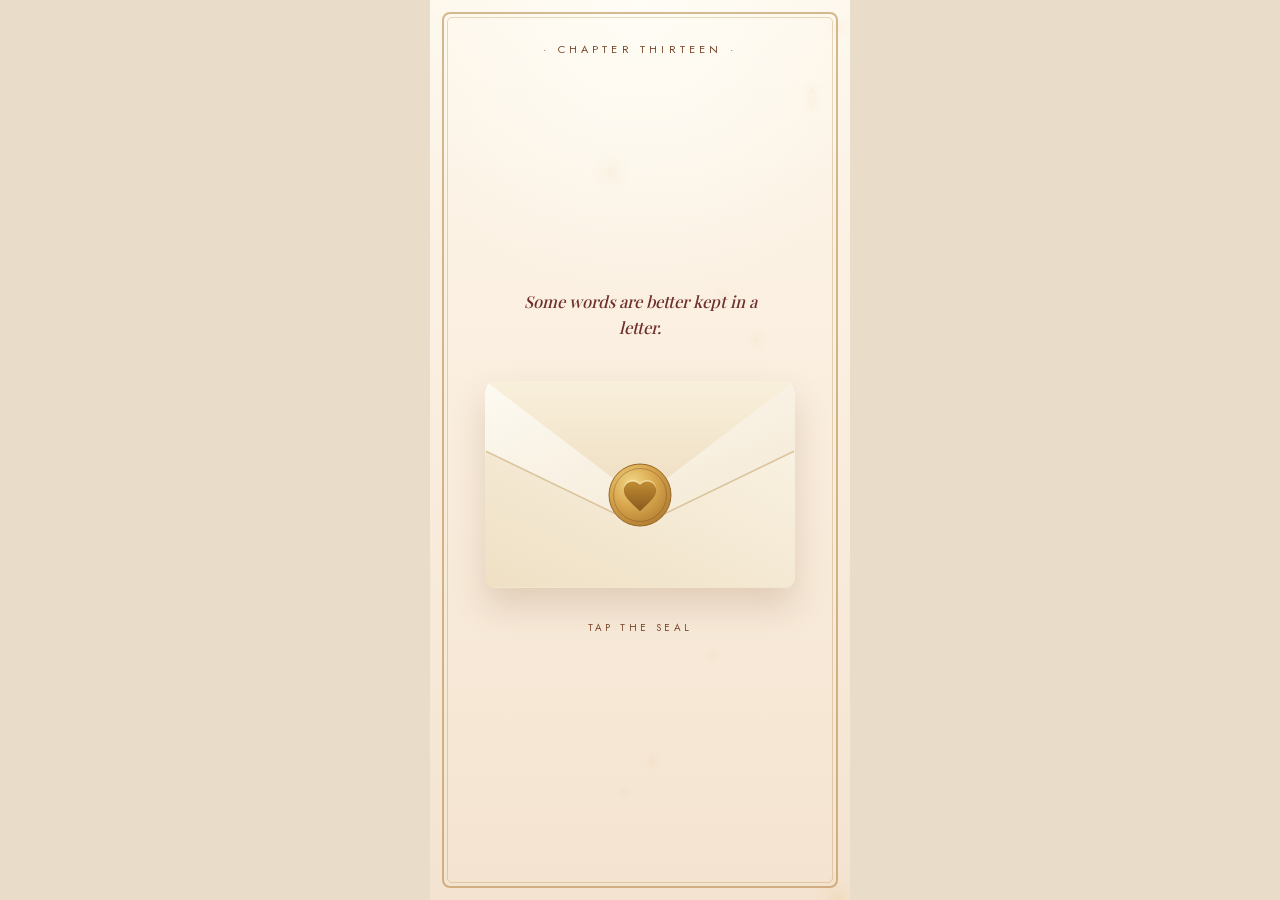
<file: ch13-letter.html>
<!DOCTYPE html>
<html lang="en">
<head>
<meta charset="UTF-8">
<meta name="viewport" content="width=device-width, initial-scale=1.0, maximum-scale=1.0, user-scalable=no">
<title>Chapter Thirteen — The Letter</title>
<style>
@font-face{font-family:'Great Vibes';font-style:normal;font-weight:400;src:url([data-uri]) format('woff2');font-display:swap}
@font-face{font-family:'Playfair Display';font-style:normal;font-weight:500 600;src:url([data-uri]) format('woff2');font-display:swap}
@font-face{font-family:'Jost';font-style:normal;font-weight:400 500;src:url([data-uri]) format('woff2');font-display:swap}
*{margin:0;padding:0;box-sizing:border-box;-webkit-tap-highlight-color:transparent}
html,body{height:100%}
body{background:#e9dcc8;font-family:'Playfair Display',serif}
#page13{position:relative;width:100%;max-width:420px;height:100dvh;margin:0 auto;overflow:hidden;display:flex;flex-direction:column;align-items:center;text-align:center;
  background:radial-gradient(120% 60% at 50% 0%, #fffdf6 0%, rgba(255,253,246,0) 55%),linear-gradient(180deg,#fdf6ea 0%,#f9ecdc 55%,#f4e3d0 100%)}
#page13::before{content:"";position:absolute;inset:12px;border:2px solid rgba(178,132,62,.55);border-radius:8px;pointer-events:none;z-index:6}
#page13::after{content:"";position:absolute;inset:17px;border:1px solid rgba(178,132,62,.3);border-radius:5px;pointer-events:none;z-index:6}
#motes{position:absolute;inset:0;z-index:1;pointer-events:none}
.chaphead{position:absolute;top:4.5dvh;left:0;right:0;z-index:4;font-family:'Jost',sans-serif;font-size:11px;letter-spacing:.38em;text-transform:uppercase;color:#774628}
main{position:relative;z-index:2;flex:1;width:100%;min-height:0;display:flex;flex-direction:column;align-items:center;padding:10dvh 8vw 7.5dvh}

/* ---------- ACT 1 : the sealed envelope ---------- */
#envScene{display:flex;flex-direction:column;align-items:center;margin:auto 0;transition:opacity .7s ease,transform .7s ease}
#envScene.gone{opacity:0;transform:scale(.96);pointer-events:none}
#whisper{font-style:italic;font-size:16.5px;line-height:1.6;color:#6e2f2a;max-width:270px;opacity:0;transform:translateY(8px);transition:opacity 1.2s ease,transform 1.2s ease}
#whisper.show{opacity:1;transform:none}
#whisper.bye{opacity:0 !important;transform:translateY(-6px);transition:opacity .3s ease,transform .3s ease}
#env{position:relative;width:min(80vw,310px);aspect-ratio:3/2;margin-top:4.5dvh;perspective:1000px;cursor:pointer}
.env-back{position:absolute;inset:0;border-radius:10px;background:linear-gradient(160deg,#fdfaf2,#f1e3cb);border:1px solid rgba(178,132,62,.35);box-shadow:0 18px 34px rgba(122,74,32,.18)}
.env-paper{position:absolute;left:5%;right:5%;top:6%;bottom:12%;border-radius:4px;border:1px solid rgba(178,132,62,.3);
  background:repeating-linear-gradient(180deg,#fffef9 0,#fffef9 15px,#f3ead6 15px,#f3ead6 16px),#fffef9;
  transition:transform 1.15s cubic-bezier(.3,.7,.25,1) .25s,opacity .55s ease}
#env.opening .env-paper{transform:translateY(-58%)}
#env .env-back,#env .env-inner,#env .env-front,#env .env-lines{transition:opacity .65s ease,transform .65s ease}
#env.retreat .env-back,#env.retreat .env-inner,#env.retreat .env-front,#env.retreat .env-lines{opacity:0;transform:translateY(24px)}
#env.retreat .env-flap{opacity:0}
#env.retreat .env-paper{transform:translateY(-58%) scale(1.04);opacity:0;transition:transform .6s ease,opacity .55s ease .12s}
.env-inner{position:absolute;inset:0;border-radius:10px;background:linear-gradient(160deg,#fdfaf2,#f1e3cb);z-index:2}
.env-front{position:absolute;inset:0;border-radius:0 0 10px 10px;clip-path:polygon(0 34%,50% 70%,100% 34%,100% 100%,0 100%);background:linear-gradient(205deg,#fbf5e8,#efe0c4);z-index:3}
.env-lines{position:absolute;inset:0;width:100%;height:100%;z-index:4;pointer-events:none}
.env-flap{position:absolute;left:0;right:0;top:0;height:57%;z-index:5;transform-origin:50% 0;transition:transform 1s cubic-bezier(.45,0,.3,1),opacity .65s ease;transform-style:preserve-3d}
#env.opening .env-flap{transform:rotateX(180deg)}
.flap-face{position:absolute;inset:0;clip-path:polygon(0 0,100% 0,50% 100%);backface-visibility:hidden;-webkit-backface-visibility:hidden}
.flap-face.front{background:linear-gradient(180deg,#f9f0dc,#eeddc0)}
.flap-face.back{transform:rotateX(180deg);background:linear-gradient(0deg,#f6ecd6,#efe0c4)}
#sealBtn{position:absolute;left:50%;top:55%;transform:translate(-50%,-50%);width:68px;height:68px;z-index:7;background:none;border:none;padding:0;cursor:pointer;transition:opacity .4s ease,transform .4s ease}
#sealBtn:focus-visible{outline:2px solid #b2843e;outline-offset:3px;border-radius:50%}
#sealBtn .crackGlow{opacity:0;transition:opacity .3s ease}
#sealBtn .crackLine{stroke-dasharray:100;stroke-dashoffset:100;transition:stroke-dashoffset .45s ease .05s}
#sealBtn.lit .crackGlow{opacity:.5}
#sealBtn.lit .crackLine{stroke-dashoffset:0}
#sealBtn.fading{opacity:0;transform:translate(-50%,-50%) scale(1.15)}
#sealBtn .sheen{position:absolute;inset:0;border-radius:50%;overflow:hidden;pointer-events:none}
#sealBtn .sheen span{position:absolute;top:-20%;bottom:-20%;left:0;width:45%;transform:translateX(-160%) skewX(-18deg);
  background:linear-gradient(90deg,rgba(255,246,200,0) 0%,rgba(255,246,200,.55) 50%,rgba(255,246,200,0) 100%);
  animation:sealSheen 4s ease-in-out infinite}
@keyframes sealSheen{0%{transform:translateX(-160%) skewX(-18deg);opacity:0}10%{opacity:1}30%{transform:translateX(260%) skewX(-18deg);opacity:0}100%{transform:translateX(260%) skewX(-18deg);opacity:0}}
#tapPrompt{margin-top:3.6dvh;font-family:'Jost',sans-serif;font-size:10px;letter-spacing:.34em;text-transform:uppercase;color:#774628;animation:breathe 2.4s ease-in-out infinite}
@keyframes breathe{0%,100%{opacity:.45}50%{opacity:.95}}

/* ---------- ACT 2 : the reading card ---------- */
#reader{position:absolute;inset:0;padding:10dvh 8vw 7.5dvh;display:flex;flex-direction:column;opacity:0;transform:translateY(12px);transition:opacity .8s ease,transform .8s ease;pointer-events:none}
#reader.show{opacity:1;transform:none;pointer-events:auto}
#scroller{flex:1;min-height:0;width:100%;max-width:340px;margin:0 auto;overflow-y:auto;touch-action:pan-y;overscroll-behavior:contain;padding:4px 2px 10px;scrollbar-width:none}
#scroller::-webkit-scrollbar{display:none}
#card{position:relative;background:linear-gradient(180deg,#fffdf7,#fdf6ea);border:1px solid rgba(178,132,62,.45);border-radius:14px;box-shadow:0 14px 30px rgba(122,74,32,.14);padding:28px 24px 30px;text-align:left}
#card::after{content:"";position:absolute;inset:7px;border:1px solid rgba(198,162,92,.25);border-radius:9px;pointer-events:none}
#card::before{content:"";position:absolute;left:0;right:0;top:50%;height:120px;transform:translateY(-50%);pointer-events:none;
  background:linear-gradient(180deg,rgba(146,104,44,0) 0%,rgba(146,104,44,.05) 34%,rgba(255,255,255,.5) 50%,rgba(146,104,44,.05) 66%,rgba(146,104,44,0) 100%)}
#flourish{display:flex;align-items:center;justify-content:center;gap:9px;margin-bottom:20px;position:relative;z-index:1}
#flourish .fl-line{display:block;width:38px;height:1px;background:linear-gradient(90deg,rgba(198,162,92,0),rgba(198,162,92,.75))}
#flourish .fl-line:last-child{background:linear-gradient(90deg,rgba(198,162,92,.75),rgba(198,162,92,0))}
#flourish .fl-diamond{display:block;width:6px;height:6px;transform:rotate(45deg);background:linear-gradient(135deg,#e8c877,#b2843e)}
.para{position:relative;z-index:1;font-size:16.5px;line-height:1.85;color:#5a2d28;white-space:pre-line;opacity:0;transform:translateY(12px);transition:opacity .6s ease,transform .6s ease}
.para+.para{margin-top:1.15em}
.para.show{opacity:1;transform:none}

/* ---------- ACT 3 : the signature ---------- */
#sigBlock{position:relative;z-index:1;margin-top:1.6em;text-align:center;opacity:0;transform:translateY(10px);transition:opacity 1s ease,transform 1s ease}
#sigBlock.show{opacity:1;transform:none}
#sigBlock.show #sigText{animation:shimmer 2.8s linear 1}
#sigText{font-family:'Great Vibes',cursive;font-size:clamp(29px,8.4vw,37px);line-height:1.3;
  background:linear-gradient(100deg,#a8742c 0%,#d9a84e 30%,#f6e2a0 50%,#d9a84e 70%,#a8742c 100%);background-size:200% 100%;
  -webkit-background-clip:text;background-clip:text;color:transparent}
@keyframes shimmer{to{background-position:-200% 0}}
#sigHeart{margin-top:6px}
#controls{padding-top:13px;text-align:center;width:100%;max-width:340px;margin:0 auto}
#continueHint{font-family:'Jost',sans-serif;font-size:10px;letter-spacing:.3em;text-transform:uppercase;color:#774628;animation:breathe 2.4s ease-in-out infinite;transition:opacity .5s ease}
#readAllBtn{display:inline-block;margin-top:9px;background:none;border:none;cursor:pointer;font-family:'Jost',sans-serif;font-size:11px;letter-spacing:.14em;color:#a06a52;text-decoration:underline;text-underline-offset:3px;opacity:.8;padding:6px 10px;transition:opacity .5s ease}
#continueHint.off{animation:none;opacity:0;pointer-events:none}
#readAllBtn.off{opacity:0;pointer-events:none}
#pagenum{position:absolute;bottom:3.1dvh;left:0;right:0;z-index:4;text-align:center;font-family:'Jost',sans-serif;font-size:11px;letter-spacing:.3em;color:#774628;opacity:0;transition:opacity 1.2s ease}
#pagenum.show{opacity:1}

/* ---------- small / short screens ---------- */
@media (max-height:680px){
  main{padding-top:8.5dvh}
  #reader{padding-top:8.5dvh}
  #env{width:min(72vw,272px);margin-top:3.4dvh}
  #whisper{font-size:15px}
  #card{padding:22px 19px 24px}
  .para{font-size:15.5px;line-height:1.8}
}
@media (prefers-reduced-motion: reduce){
  *,*::before,*::after{animation-duration:.01s !important;animation-iteration-count:1 !important;transition-duration:.01s !important}
  #sigText{animation:none}
  #sealBtn .sheen{display:none}
}
</style>
</head>
<body>
<div id="page13">
  <canvas id="motes" aria-hidden="true"></canvas>
  <div class="chaphead">· Chapter Thirteen ·</div>
  <main>
    <!-- ACT 1 -->
    <section id="envScene" aria-label="A sealed letter">
      <p id="whisper">Some words are better kept in a letter.</p>
      <div id="env">
        <div class="env-back"></div>
        <div class="env-paper"></div>
        <div class="env-inner"></div>
        <div class="env-front"></div>
        <svg class="env-lines" viewBox="0 0 300 200" preserveAspectRatio="none" aria-hidden="true">
          <path d="M1 68 L150 140 L299 68" fill="none" stroke="rgba(178,132,62,.4)" stroke-width="1.4"/>
        </svg>
        <div class="env-flap" aria-hidden="true"><div class="flap-face front"></div><div class="flap-face back"></div></div>
        <button id="sealBtn" aria-label="Tap the seal to open the letter">
          <svg viewBox="0 0 68 68" width="68" height="68" aria-hidden="true">
            <defs>
              <radialGradient id="sealGold" cx="38%" cy="32%" r="80%">
                <stop offset="0%" stop-color="#f2d98c"/><stop offset="45%" stop-color="#d9a84e"/><stop offset="100%" stop-color="#a8742c"/>
              </radialGradient>
              <linearGradient id="heartGold" x1="0" y1="0" x2="0" y2="1">
                <stop offset="0%" stop-color="#c08c34"/><stop offset="100%" stop-color="#8a5a1e"/>
              </linearGradient>
            </defs>
            <circle cx="34" cy="34" r="31" fill="url(#sealGold)" stroke="#96682a" stroke-width="1"/>
            <circle cx="34" cy="34" r="26.5" fill="none" stroke="rgba(122,74,32,.4)" stroke-width="1"/>
            <g transform="translate(34 35) scale(1.62) translate(-12 -12)">
              <path d="M12 21.35l-1.45-1.32C5.4 15.36 2 12.28 2 8.5 2 5.42 4.42 3 7.5 3c1.74 0 3.41.81 4.5 2.09C13.09 3.81 14.76 3 16.5 3 19.58 3 22 5.42 22 8.5c0 3.78-3.4 6.86-8.55 11.54L12 21.35z" fill="rgba(255,244,200,.55)" transform="translate(0 -0.9)"/>
              <path d="M12 21.35l-1.45-1.32C5.4 15.36 2 12.28 2 8.5 2 5.42 4.42 3 7.5 3c1.74 0 3.41.81 4.5 2.09C13.09 3.81 14.76 3 16.5 3 19.58 3 22 5.42 22 8.5c0 3.78-3.4 6.86-8.55 11.54L12 21.35z" fill="url(#heartGold)"/>
            </g>
            <path class="crackGlow" d="M18 17 L31 27 L26 38 L39 51" fill="none" stroke="#ffe9a8" stroke-width="5.5" stroke-linecap="round"/>
            <path class="crackLine" pathLength="100" d="M18 17 L31 27 L26 38 L39 51" fill="none" stroke="#fff3c4" stroke-width="1.8" stroke-linecap="round"/>
          </svg>
          <span class="sheen" aria-hidden="true"><span></span></span>
        </button>
      </div>
      <div id="tapPrompt">Tap the seal</div>
    </section>

    <!-- ACT 2 + 3 -->
    <section id="reader" aria-label="The letter">
      <div id="scroller">
        <div id="card">
          <div id="flourish" aria-hidden="true"><span class="fl-line"></span><span class="fl-diamond"></span><span class="fl-line"></span></div>
          <div id="paras"></div>
          <div id="sigBlock">
            <div id="sigText"></div>
            <svg id="sigHeart" viewBox="0 0 68 68" width="30" height="30" aria-hidden="true">
              <defs>
                <radialGradient id="sigGold" cx="38%" cy="32%" r="80%">
                  <stop offset="0%" stop-color="#f2d98c"/><stop offset="45%" stop-color="#d9a84e"/><stop offset="100%" stop-color="#a8742c"/>
                </radialGradient>
                <linearGradient id="sigHeartGold" x1="0" y1="0" x2="0" y2="1">
                  <stop offset="0%" stop-color="#c08c34"/><stop offset="100%" stop-color="#8a5a1e"/>
                </linearGradient>
              </defs>
              <circle cx="34" cy="34" r="31" fill="url(#sigGold)" stroke="#96682a" stroke-width="2"/>
              <g transform="translate(34 35) scale(2.05) translate(-12 -12)">
                <path d="M12 21.35l-1.45-1.32C5.4 15.36 2 12.28 2 8.5 2 5.42 4.42 3 7.5 3c1.74 0 3.41.81 4.5 2.09C13.09 3.81 14.76 3 16.5 3 19.58 3 22 5.42 22 8.5c0 3.78-3.4 6.86-8.55 11.54L12 21.35z" fill="url(#sigHeartGold)"/>
              </g>
            </svg>
          </div>
        </div>
      </div>
      <div id="controls">
        <div id="continueHint">Tap to continue reading</div>
        <button id="readAllBtn">Read full letter</button>
      </div>
    </section>
  </main>
  <div id="pagenum">· 13 ·</div>
</div>

<script>
/* ================================================================
   COPY BLOCK — everything Shaheer edits later from the admin panel
   lives here: the letter paragraphs and the signature.
   ================================================================ */
/*__LETTER_START__*/
const LETTER_PARAS = [
"My dearest,\nI have started this letter so many times in my head that the words feel worn smooth, like a stone carried in a pocket. So let me keep it simple, the way true things usually are: you are the best part of my ordinary days, and I don't think you have any idea how much light you carry into a room without even trying.",
"Today is your birthday, and everyone will tell you to make a wish. But if I am honest, you are the wish — the one I never said out loud, the one that somehow came true anyway. Every small thing about you — the way you laugh before the joke is even finished, the way you are kind when no one is watching — keeps reminding me how lucky I am that our paths ever crossed.",
"I can't promise you a perfect life. But I can promise you this: on your hard days, you will not carry them alone. On your quiet days, I will sit in the quiet with you. And on your bright days — and I hope there are so many — I will be the one clapping the loudest, probably with tears in my eyes, pretending I am not crying.",
"So keep this little letter somewhere safe, and come back to it whenever the world feels heavy. Nothing in it will ever expire. You are loved — not for anything you do, not only on the days you shine, but simply because you are you. Today, tomorrow, and every ordinary, beautiful day after that."
];
const SIGNATURE = "— Someone who adores you.";
/*__LETTER_END__*/

const RM = window.matchMedia('(prefers-reduced-motion: reduce)').matches;
const $ = id => document.getElementById(id);
const envScene=$('envScene'), env=$('env'), sealBtn=$('sealBtn'), tapPrompt=$('tapPrompt'),
      reader=$('reader'), scroller=$('scroller'), parasEl=$('paras'), sigBlock=$('sigBlock'),
      sigText=$('sigText'), hint=$('continueHint'), readAllBtn=$('readAllBtn'), pagenum=$('pagenum');

sigText.textContent = SIGNATURE;
const paraEls = LETTER_PARAS.map(t=>{
  const d=document.createElement('div'); d.className='para'; d.textContent=t; parasEl.appendChild(d); return d;
});

let state='sealed', shown=0, advanceLock=false, finished=false;

/* ---------- sound (created only from the seal-tap gesture) ----------
   ALL letter audio routes through ONE master gain (letterGain) —
   the single point a future mute hook needs:
   window.__letterAudio.setMuted(true/false). */
let actx=null, letterGain=null;
function ensureAudio(){
  if(!actx){
    try{ actx=new (window.AudioContext||window.webkitAudioContext)(); }catch(e){ actx=null; }
    if(actx){ letterGain=actx.createGain(); letterGain.gain.value=1; letterGain.connect(actx.destination); }
  }
  if(actx&&actx.state==='suspended') actx.resume();
}
window.__letterAudio={ setMuted(m){ if(letterGain&&actx) letterGain.gain.setTargetAtTime(m?0:1, actx.currentTime, .1); } };
function paperSlide(){
  if(!actx) return;
  const t=actx.currentTime, dur=RM?0.15:0.75;
  const len=Math.floor(actx.sampleRate*dur), buf=actx.createBuffer(1,len,actx.sampleRate), ch=buf.getChannelData(0);
  for(let i=0;i<len;i++) ch[i]=Math.random()*2-1;
  const src=actx.createBufferSource(); src.buffer=buf;
  const bp=actx.createBiquadFilter(); bp.type='bandpass'; bp.Q.value=0.9;
  bp.frequency.setValueAtTime(420,t); bp.frequency.exponentialRampToValueAtTime(1900,t+dur*0.85);
  const g=actx.createGain(); g.gain.setValueAtTime(0.0001,t);
  g.gain.exponentialRampToValueAtTime(0.11,t+0.09); g.gain.exponentialRampToValueAtTime(0.0001,t+dur);
  src.connect(bp); bp.connect(g); g.connect(letterGain); src.start(t); src.stop(t+dur+0.05);
}
function musicNote(freq,when,vol,dur){
  if(!actx) return;
  const t=actx.currentTime+when;
  [[freq,vol],[freq*2,vol*0.32]].forEach(([f,v])=>{
    const o=actx.createOscillator(), g=actx.createGain();
    o.type='sine'; o.frequency.value=f;
    g.gain.setValueAtTime(0.0001,t); g.gain.exponentialRampToValueAtTime(v,t+0.015);
    g.gain.exponentialRampToValueAtTime(0.0001,t+dur);
    o.connect(g); g.connect(letterGain); o.start(t); o.stop(t+dur+0.1);
  });
}
/* Unsealing: a warm C-major music-box chord, notes staggered ~40 ms
   (replaces demo1's single C6 ding). */
function unsealChord(){
  [[523.25,0,.070],[659.25,.04,.060],[783.99,.08,.058],[1046.50,.12,.048]]
    .forEach(([f,w,v])=> musicNote(f,w,v,1.9));
}
/* The signature lands on a soft resolving chord — low, slow, final
   (replaces demo1's single E6 note). */
function sigChord(){
  [[392.00,0,.040],[523.25,.06,.048],[659.25,.12,.044],[783.99,.18,.034]]
    .forEach(([f,w,v])=> musicNote(f,w,v,2.6));
}

/* ================================================================
   LETTER_MUSIC — the reading underscore (SEPARABLE MODULE)
   A very quiet, slow music-box + pad loop that starts on unsealing
   and stays under the reading. Master level ≈ 30% of Chapter 14's
   master (.55 × .30 ≈ .165). Scheduler pattern reused from ch14:
   200 ms tick, .6 s lookahead, overdue steps are silently SKIPPED
   (never burst-played), and a visibility guard suspends the
   context when the page hides and resyncs when it returns.
   Warmth chain: melody → low-pass 2.45 kHz → dry + generated-
   impulse reverb + soft feedback delay; pads through their own
   850 Hz low-pass. In the book phase this whole block lifts out.
   ================================================================ */
const LETTER_MUSIC = {
  beat: .92,
  master: .165,
  melody: [ ['E5',2],['G5',2],['C6',4],[0,2],['A5',2],['G5',2],['E5',4],[0,2],
            ['D5',2],['E5',2],['G5',4],[0,2],['E5',2],['D5',2],['C5',6],[0,4] ],
  pads:   [ [0,'C'],[10,'F'],[20,'G'],[30,'Am'],[34,'C'] ]
};
const LM_NOTE = {C5:523.25,D5:587.33,E5:659.25,G5:783.99,A5:880.00,C6:1046.50};
const LM_PAD_NOTES = {C3:130.81,D3:146.83,E3:164.81,F3:174.61,G3:196.00,A3:220.00,B3:246.94,
                      C4:261.63,D4:293.66,E4:329.63,F4:349.23,G4:392.00,A4:440.00};
const LM_PAD_CHORDS = {C:['C3','E3','G3'], F:['F3','A3','C4'], G:['G3','B3','D4'], Am:['A3','C4','E4']};
let lmGain=null, lmMelodyBus=null, lmPadBus=null, lmTimer=null, lmNext=0, lmIdx=0, lmBeat=0, lmStarted=false;
const LM_LOOP = LETTER_MUSIC.melody.reduce((a,s)=>a+s[1],0);
function lmImpulse(dur,decay){
  const rate=actx.sampleRate, len=Math.floor(rate*dur), buf=actx.createBuffer(2,len,rate);
  for(let c=0;c<2;c++){ const d=buf.getChannelData(c);
    for(let i=0;i<len;i++) d[i]=(Math.random()*2-1)*Math.pow(1-i/len,decay); }
  return buf;
}
function lmBuildChain(){
  lmGain=actx.createGain(); lmGain.gain.value=0; lmGain.connect(letterGain);
  const filter=actx.createBiquadFilter(); filter.type='lowpass'; filter.frequency.value=2450; filter.Q.value=.4;
  const dry=actx.createGain(); dry.gain.value=.85;
  filter.connect(dry); dry.connect(lmGain);
  const verb=actx.createConvolver(); verb.buffer=lmImpulse(2.2,2.8);
  const send=actx.createGain(); send.gain.value=.5;
  const wet=actx.createGain(); wet.gain.value=.5;
  filter.connect(send); send.connect(verb); verb.connect(wet); wet.connect(lmGain);
  const dly=actx.createDelay(1); dly.delayTime.value=.27;
  const fb=actx.createGain(); fb.gain.value=.24;
  const dSend=actx.createGain(); dSend.gain.value=.3;
  const dWet=actx.createGain(); dWet.gain.value=.13;
  filter.connect(dSend); dSend.connect(dly); dly.connect(fb); fb.connect(dly);
  dly.connect(dWet); dWet.connect(lmGain);
  lmMelodyBus=filter;
  lmPadBus=actx.createGain();
  const pf=actx.createBiquadFilter(); pf.type='lowpass'; pf.frequency.value=850; pf.Q.value=.3;
  const pDry=actx.createGain(); pDry.gain.value=.8;
  lmPadBus.connect(pf); pf.connect(pDry); pDry.connect(lmGain);
  const pSend=actx.createGain(); pSend.gain.value=.45;
  pf.connect(pSend); pSend.connect(verb);
}
function lmNote(f,t,dur){
  const o1=actx.createOscillator(), o2=actx.createOscillator(), g=actx.createGain(), g2=actx.createGain();
  o1.type='sine'; o1.frequency.value=f; o2.type='sine'; o2.frequency.value=f*2; g2.gain.value=.32;
  const len=Math.max(dur,.9);
  g.gain.setValueAtTime(0,t); g.gain.linearRampToValueAtTime(.15,t+.008); g.gain.exponentialRampToValueAtTime(.0001,t+len);
  o1.connect(g); o2.connect(g2); g2.connect(g); g.connect(lmMelodyBus);
  o1.start(t); o2.start(t); o1.stop(t+len+.1); o2.stop(t+len+.1);
  if(window.__lmDebug) window.__lmDebug.scheduled++;
}
function lmPadChord(names,t,dur){
  names.forEach(n=>{
    const f=LM_PAD_NOTES[n];
    const o1=actx.createOscillator(), o2=actx.createOscillator(), og=actx.createGain(), g=actx.createGain();
    o1.type='sine'; o1.frequency.value=f;
    o2.type='triangle'; o2.frequency.value=f; o2.detune.value=5; og.gain.value=.35;
    o1.connect(g); o2.connect(og); og.connect(g); g.connect(lmPadBus);
    g.gain.setValueAtTime(0,t);
    g.gain.linearRampToValueAtTime(.03,t+.45);
    g.gain.setValueAtTime(.03,t+Math.max(.45,dur-.9));
    g.gain.linearRampToValueAtTime(0,t+dur+.9);
    o1.start(t); o2.start(t); o1.stop(t+dur+1); o2.stop(t+dur+1);
  });
}
function lmPadsAt(beatInLoop,t){
  for(let i=0;i<LETTER_MUSIC.pads.length;i++){
    if(LETTER_MUSIC.pads[i][0]===beatInLoop){
      const nextBeat=(i+1<LETTER_MUSIC.pads.length)?LETTER_MUSIC.pads[i+1][0]:LM_LOOP;
      lmPadChord(LM_PAD_CHORDS[LETTER_MUSIC.pads[i][1]], t, (nextBeat-beatInLoop)*LETTER_MUSIC.beat);
      return;
    }
  }
}
function startLetterMusic(){
  if(lmStarted || !actx) return; lmStarted=true;
  try{
    if(!lmGain) lmBuildChain();
    const t0=actx.currentTime;
    lmGain.gain.cancelScheduledValues(t0);
    lmGain.gain.setValueAtTime(0,t0);
    lmGain.gain.linearRampToValueAtTime(LETTER_MUSIC.master, t0+2.5);
    lmIdx=0; lmBeat=0; lmNext=t0+.3;
    lmTimer=setInterval(()=>{
      if(!actx) return;
      const now=actx.currentTime;
      if(lmNext < now - .3){
        /* page was hidden / timer throttled: skip every overdue step */
        while(lmNext < now + .1){
          const sk=LETTER_MUSIC.melody[lmIdx % LETTER_MUSIC.melody.length]; lmIdx++;
          lmNext += sk[1]*LETTER_MUSIC.beat; lmBeat += sk[1];
        }
      }
      if(actx.state==='suspended' && !document.hidden){ try{ actx.resume(); }catch(e){} }
      if(lmNext < now + .02) lmNext = now + .02;   /* never start a note in the past */
      while(lmNext < now + .6){
        const s=LETTER_MUSIC.melody[lmIdx % LETTER_MUSIC.melody.length]; lmIdx++;
        const dur=s[1]*LETTER_MUSIC.beat;
        lmPadsAt(lmBeat % LM_LOOP, lmNext);
        if(s[0]) lmNote(LM_NOTE[s[0]], lmNext, dur);
        lmNext += dur; lmBeat += s[1];
      }
    },200);
  }catch(e){ /* no audio available — the page still works in silence */ }
}
/* Background guard (same pattern as ch14): hidden → suspend;
   visible → resync the scheduler clock to now + a breath, so
   overdue notes are skipped, never burst-played. */
document.addEventListener('visibilitychange', ()=>{
  if(!actx || !lmStarted) return;
  try{
    if(document.hidden){ actx.suspend(); }
    else { lmNext = actx.currentTime + .15; actx.resume(); }
  }catch(e){}
});
/* QA hook: inject scheduler debt and count what actually plays. */
window.__lmDebug={ scheduled:0,
  injectDebt(sec){ lmNext = actx.currentTime - sec; },
  next(){ return lmNext; }, now(){ return actx?actx.currentTime:0; },
  started(){ return lmStarted; } };

/* ---------- ACT 1 : unsealing ---------- */
window.addEventListener('load', ()=> setTimeout(()=> $('whisper').classList.add('show'), RM?50:550));
function unseal(){
  if(state!=='sealed') return;
  state='opening';
  ensureAudio();
  $('whisper').classList.add('bye');                  /* the whisper leaves BEFORE the flap can reach it */
  sealBtn.classList.add('lit');                       /* the golden crack lights across the wax */
  setTimeout(()=>{
    env.classList.add('opening');                     /* flap lifts; the paper slides UP out of the pocket */
    paperSlide();
    setTimeout(unsealChord, RM?40:300);               /* warm chord as the paper rises */
    startLetterMusic();                               /* the quiet underscore fades in underneath */
    setTimeout(()=>{ tapPrompt.style.opacity='0'; }, RM?30:420);
    setTimeout(()=>{
      env.classList.add('retreat');                   /* envelope sinks & fades; the paper becomes the card */
      sealBtn.classList.add('fading');
      openLetter();
      setTimeout(()=>{ envScene.style.display='none'; }, RM?80:800);
    }, RM?150:1850);
  }, RM?60:520);
}
/* The tap target is the WHOLE envelope, not only the seal — real
   fingers miss small circles. (The seal button still works; the
   state guard makes the double-fire harmless.) */
sealBtn.addEventListener('click', unseal);
env.addEventListener('click', unseal);

/* ---------- ACT 2 : hybrid paragraph reveal ---------- */
function openLetter(){
  state='reading';
  reader.classList.add('show');
  motesCalm();                       /* the motes settle so the words own the page */
  setTimeout(()=> revealNext(), RM?30:350);
}
/* --- Smart auto-scroll -------------------------------------------
   The FRONTIER is the bottom edge (in scroller content coords) of
   the last revealed paragraph. The scroll only moves when
   (a) she is at the frontier (within ~80px of it) AND
   (b) the newly revealed paragraph reaches below the comfortable
   fold. If she has scrolled UP to re-read, a tap still reveals the
   next paragraph — but her scroll position is NEVER moved. */
function frontierBottom(){
  if(!shown) return 0;
  const el=paraEls[shown-1], sr=scroller.getBoundingClientRect(), r=el.getBoundingClientRect();
  return scroller.scrollTop + (r.bottom - sr.top);
}
function atFrontier(){
  return scroller.scrollTop + scroller.clientHeight >= frontierBottom() - 80;
}
function scrollParaIntoComfort(el){
  const sr=scroller.getBoundingClientRect(), r=el.getBoundingClientRect();
  const target = scroller.scrollTop + (r.top - sr.top) - Math.max(12, sr.height*0.14);
  const max = scroller.scrollHeight - scroller.clientHeight;
  scroller.scrollTo({ top: Math.max(0, Math.min(target, max)), behavior: RM?'auto':'smooth' });
}
function paraBelowFold(el){
  const sr=scroller.getBoundingClientRect(), r=el.getBoundingClientRect();
  return r.bottom > sr.bottom - 24 || r.top > sr.bottom - 24;
}
/* Resolves once the scroller has fully stopped (two stable reads
   after a short lead-in), ~2.7 s cap. */
function whenScrollSettles(cb){
  if(RM){ cb(); return; }
  let last=scroller.scrollTop, stable=0, waited=0;
  setTimeout(()=>{
    const iv=setInterval(()=>{
      waited+=90;
      const cur=scroller.scrollTop;
      if(Math.abs(cur-last)<.5){ stable++; } else { stable=0; }
      last=cur;
      if(stable>=2 || waited>2500){ clearInterval(iv); cb(); }
    },90);
  },220);
}
function revealNext(){
  if(shown>=paraEls.length) return;
  const wasAtFrontier = atFrontier();            /* judged BEFORE the reveal */
  const el=paraEls[shown]; shown++;
  el.classList.add('show');
  const isLast = shown>=paraEls.length;
  setTimeout(()=>{
    if(wasAtFrontier && paraBelowFold(el)) scrollParaIntoComfort(el);
    if(isLast){ hint.classList.add('off'); readAllBtn.classList.add('off'); finishLetter(wasAtFrontier); }
  }, RM?10:80);
}
/* ---------- ACT 3 : the signature ----------
   The ~0.8 s breath starts only AFTER the final paragraph's
   auto-scroll has fully settled; then the signature fades in with
   its ONE gold shimmer sweep, the resolving chord sounds, and the
   page stays still. */
let sigWantedFrontier=false;
function finishLetter(wasAtFrontier){
  if(finished) return; finished=true;
  sigWantedFrontier = !!wasAtFrontier;
  whenScrollSettles(()=>{
    setTimeout(()=>{
      sigBlock.classList.add('show'); sigChord();
      setTimeout(()=>{
        if(sigWantedFrontier && paraBelowFold(sigBlock)) scrollParaIntoComfort(sigBlock);
      }, RM?20:250);
      setTimeout(()=> pagenum.classList.add('show'), RM?100:900);
    }, RM?60:800);
  });
}
/* Tap = next paragraph. Pointer-based, so a scroll drag (movement > 10px)
   is never mistaken for a tap.
   SCROLL GUARDRAIL (for book integration): the letter scroller is
   touch-action: pan-y and consumes its own vertical gestures; while the
   letter is open, no global horizontal page-turn swipe handler may run —
   the book's swipe layer must check this page's open state, exactly as
   it already guards the forest page. */
let pd=null;
document.addEventListener('pointerdown', e=>{ pd={x:e.clientX,y:e.clientY,t:Date.now()}; });
document.addEventListener('pointerup', e=>{
  if(!pd) return;
  const dx=e.clientX-pd.x, dy=e.clientY-pd.y, dt=Date.now()-pd.t; pd=null;
  if(Math.hypot(dx,dy)>10 || dt>500) return;
  if(state!=='reading' || finished) return;
  if(e.target.closest('#readAllBtn') || e.target.closest('#sealBtn')) return;
  if(advanceLock) return;
  advanceLock=true; setTimeout(()=> advanceLock=false, 260);
  revealNext();
});
readAllBtn.addEventListener('click', ()=>{
  if(state!=='reading' || finished) return;
  readAllBtn.classList.add('off');               /* the button retires at once… */
  const wasAtFrontier = atFrontier();
  const rest=paraEls.slice(shown);
  if(!rest.length){ hint.classList.add('off'); finishLetter(wasAtFrontier); return; }
  rest.forEach((el,i)=> setTimeout(()=>{
    el.classList.add('show'); shown++;
    if(i===rest.length-1){
      /* …but the hint stays until the LAST paragraph has landed */
      hint.classList.add('off');
      if(wasAtFrontier && paraBelowFold(el)) scrollParaIntoComfort(el);
      finishLetter(wasAtFrontier);
    }
  }, RM?0:i*120));
});

/* ---------- ambient golden motes ----------
   One canvas behind everything (pointer-events: none): pre-drawn
   soft bokeh sprites, 14 particles, very low opacity, slow drift —
   canvas redraws of translated sprites + opacity only (book law).
   Alive around the closed envelope; once the letter opens they
   CALM to near-invisible (opacity → ~15%, count thins) so reading
   is undisturbed. rAF pauses itself on tab-hide; absent entirely
   under reduced motion. */
const motes=(function(){
  const cv=document.getElementById('motes');
  if(RM || !cv) return { calm(){} };
  const ctx=cv.getContext('2d');
  const DPR=Math.min(window.devicePixelRatio||1, 1.75);
  let W=0, H=0, calmTarget=1, calmLevel=1;
  const sprite=document.createElement('canvas'); sprite.width=sprite.height=64;
  const sg=sprite.getContext('2d');
  const grad=sg.createRadialGradient(32,32,0,32,32,32);
  grad.addColorStop(0,'rgba(226,178,92,.85)'); grad.addColorStop(.35,'rgba(226,178,92,.32)'); grad.addColorStop(1,'rgba(226,178,92,0)');
  sg.fillStyle=grad; sg.fillRect(0,0,64,64);
  const N=14, ps=[];
  function resize(){
    const r=cv.parentElement.getBoundingClientRect();
    W=Math.max(1,Math.round(r.width)); H=Math.max(1,Math.round(r.height));
    cv.width=W*DPR; cv.height=H*DPR; cv.style.width=W+'px'; cv.style.height=H+'px';
  }
  resize(); window.addEventListener('resize', resize);
  for(let i=0;i<N;i++) ps.push({
    x:Math.random(), y:Math.random(), r:7+Math.random()*15,
    a:.07+Math.random()*.16, vy:.004+Math.random()*.010, ph:Math.random()*6.283, sw:.2+Math.random()*.5
  });
  const t0=performance.now();
  function frame(now){
    requestAnimationFrame(frame);
    if(document.hidden) return;
    const t=(now-t0)/1000;
    calmLevel += (calmTarget-calmLevel)*.012;
    ctx.setTransform(DPR,0,0,DPR,0,0);
    ctx.clearRect(0,0,W,H);
    ps.forEach((p,i)=>{
      const thin = i>=6 ? Math.max(0,(calmLevel-.15)/.85) : 1;   /* extra motes vanish as it calms */
      if(thin<=0) return;
      let y=(p.y - t*p.vy) % 1; if(y<0) y+=1;
      const x=p.x + Math.sin(t*.25*p.sw + p.ph)*.012;
      const tw=.75 + .25*Math.sin(t*.5 + p.ph);
      ctx.globalAlpha = p.a * tw * calmLevel * thin;
      const s=p.r*2;
      ctx.drawImage(sprite, x*W - p.r, y*H - p.r, s, s);
    });
    ctx.globalAlpha=1;
  }
  requestAnimationFrame(frame);
  return { calm(){ calmTarget=.15; } };
})();
function motesCalm(){ try{ motes.calm(); }catch(e){} }
</script>
</body>
</html>
</file>
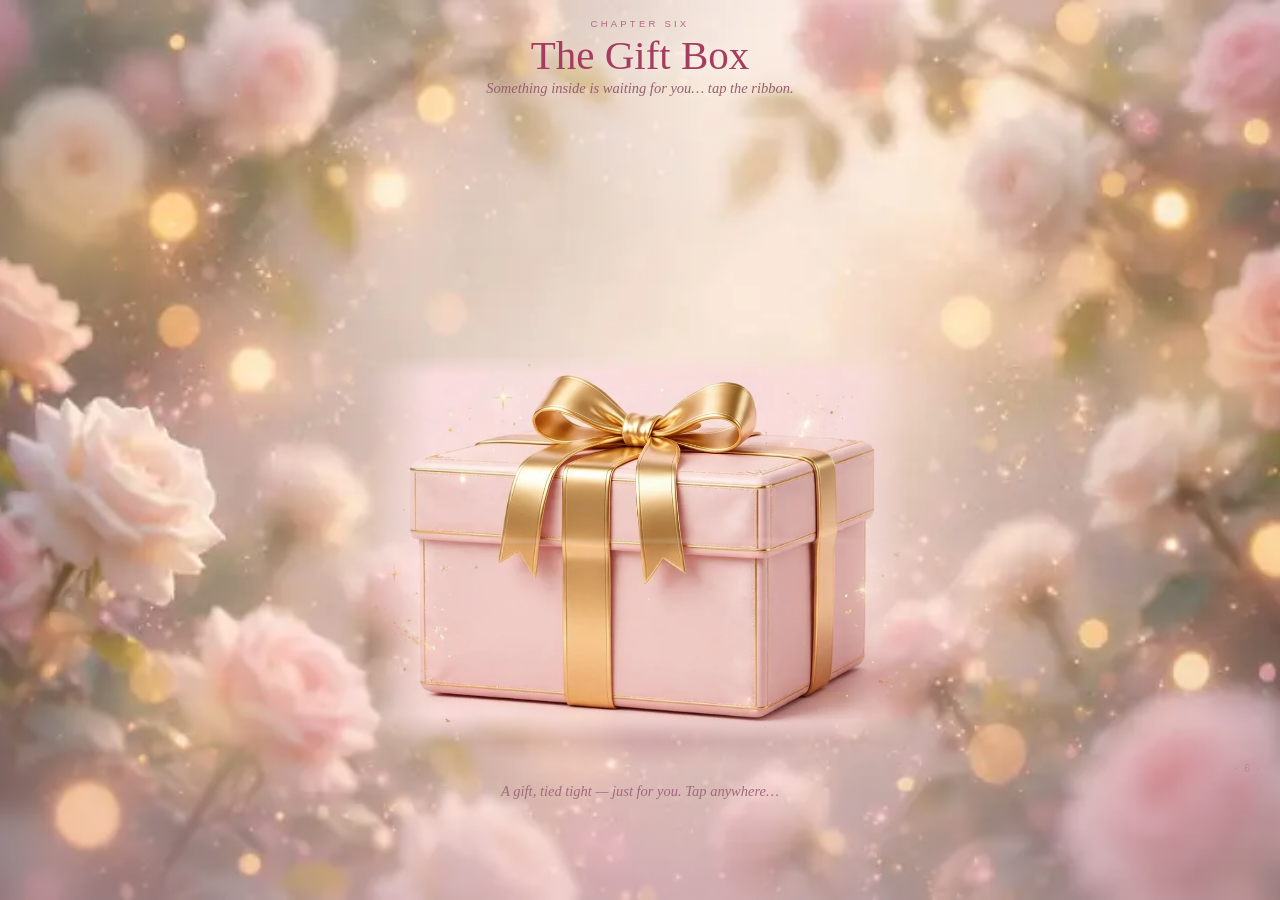
<file: kitten-demo.html>
<!doctype html>
<html lang="en">
<head>
<meta charset="utf-8">
<meta name="viewport" content="width=device-width, initial-scale=1, maximum-scale=1, user-scalable=no, viewport-fit=cover">
<title>Chapter Six — The Gift Box (demo v6)</title>
<style>
  *{margin:0;padding:0;box-sizing:border-box;-webkit-tap-highlight-color:transparent}
  html,body{height:100%}
  body{font-family:Georgia,'Times New Roman',serif;background:#f6dde4;overflow:hidden}
  #stage{position:fixed;inset:0;overflow:hidden;background:#f9e3ea}
  #bgImg{position:absolute;inset:0;width:100%;height:100%;object-fit:cover;object-position:center}
  .wash{position:absolute;inset:0;background:linear-gradient(180deg,rgba(255,244,247,.20),rgba(255,244,247,0) 30%,rgba(249,227,234,0) 62%,rgba(243,207,219,.45));z-index:1}
  .vig{position:absolute;inset:0;background:radial-gradient(ellipse at 50% 42%,transparent 55%,rgba(190,120,145,.16));z-index:1}
  .lamp{position:absolute;border-radius:50%;background:radial-gradient(circle,rgba(255,214,140,.5),rgba(255,214,140,0) 68%);z-index:1;animation:glowPulse 5s ease-in-out infinite}
  .lamp.l1{width:340px;height:340px;left:-110px;top:6%}
  .lamp.l2{width:280px;height:280px;right:-90px;top:24%;animation-delay:1.6s}
  .lamp.l3{width:220px;height:220px;left:8%;bottom:8%;animation-delay:3s}
  @keyframes glowPulse{0%,100%{opacity:.55;transform:scale(1)}50%{opacity:.95;transform:scale(1.07)}}
  #header{position:absolute;top:0;left:0;right:0;z-index:5;text-align:center;padding-top:calc(18px + env(safe-area-inset-top));pointer-events:none}
  #header .kick{font-family:Verdana,sans-serif;font-size:9.5px;letter-spacing:.34em;color:#b06a82;text-transform:uppercase}
  #header h1{font-family:'Brush Script MT','Segoe Script',cursive;font-weight:400;font-size:41px;color:#a63d5f;margin-top:2px;text-shadow:0 2px 14px rgba(255,255,255,.75)}
  #header .sub{font-style:italic;font-size:14.5px;color:#96606f;margin-top:1px}
  #scene{position:absolute;left:50%;bottom:96px;width:340px;height:262px;transform-origin:50% 100%;z-index:3}
  .floor{position:absolute;left:50%;bottom:20px;width:270px;height:40px;transform:translateX(-50%);background:radial-gradient(ellipse at center,rgba(146,84,104,.30),rgba(146,84,104,0) 68%);border-radius:50%}
  #boxStack{position:absolute;left:50%;bottom:34px;width:300px;height:215px;transform:translateX(-50%)}
  #boxStack.wiggle{animation:wig .38s ease}
  @keyframes wig{0%{transform:translateX(-50%) rotate(0)}25%{transform:translateX(-50%) rotate(-1.6deg)}55%{transform:translateX(-50%) rotate(1.4deg)}100%{transform:translateX(-50%) rotate(0)}}
  #kittenWrap{position:absolute;left:50%;bottom:56px;width:232px;height:232px;z-index:1;transform:translate(-50%,86%) scale(.92);opacity:0;transition:transform .75s cubic-bezier(.34,1.45,.64,1),opacity .5s}
  #kittenWrap.in{transform:translate(-50%,0) scale(1);opacity:1}
  #kittenWrap.out{transform:translate(-50%,38%) scale(1.32);opacity:1;z-index:5}
  #kittenInner{position:absolute;inset:0;transition:transform .45s ease}
  #kittenInner.listen{transform:rotate(-3.5deg)}
  #kittenInner.react{animation:reactB .8s cubic-bezier(.34,1.56,.64,1)}
  @keyframes reactB{0%{transform:translateY(0) scale(1)}30%{transform:translateY(-13px) scale(1.05) rotate(-2deg)}55%{transform:translateY(0) scale(.98)}75%{transform:translateY(-6px) scale(1.02)}100%{transform:translateY(0) scale(1)}}
  /* photo kitten (v3 layer): head-only sway — photo + mouth + hat move as ONE unit inside #sway */
  #sway{position:absolute;inset:0;transform-origin:50% 88%;animation:headSway 6.5s ease-in-out infinite alternate}
  @keyframes headSway{from{transform:rotate(-2.2deg)}to{transform:rotate(2.2deg)}}
  @media (prefers-reduced-motion: reduce){#sway{animation:none}}
  #kittenImg{width:100%;height:100%;display:block;-webkit-mask-image:radial-gradient(ellipse 62% 58% at 50% 46%,#000 55%,transparent 88%);mask-image:radial-gradient(ellipse 62% 58% at 50% 46%,#000 55%,transparent 88%)}
  #mouth{position:absolute;left:50%;top:46%;width:6.4%;height:3.8%;border-radius:50%;z-index:3;background:#c06a80;opacity:.85;transform:translate(-50%,-50%) scaleY(.22)}
  #kittenInner.talking #mouth{animation:mtalk .17s ease-in-out infinite alternate}
  @keyframes mtalk{from{transform:translate(-50%,-50%) scaleY(.22)}to{transform:translate(-50%,-50%) scaleY(1)}}
  .hat{position:absolute;left:46.5%;top:-.5%;width:15.5%;transform:rotate(7deg);z-index:4;filter:drop-shadow(0 2px 2px rgba(160,110,40,.35))}
  #bodyImg{position:absolute;left:0;bottom:0;width:300px;height:115px;z-index:2;display:block;transition:opacity .55s ease,transform .55s ease;-webkit-mask-image:linear-gradient(90deg,transparent,#000 12%,#000 88%,transparent),linear-gradient(180deg,transparent,#000 4%,#000 86%,transparent);-webkit-mask-composite:source-in;mask-image:linear-gradient(90deg,transparent,#000 12%,#000 88%,transparent),linear-gradient(180deg,transparent,#000 4%,#000 86%,transparent);mask-composite:intersect}
  #lidWrap{position:absolute;left:0;top:0;width:300px;height:105px;z-index:3;transition:transform .8s cubic-bezier(.5,0,.8,.4),opacity .8s}
  #lidWrap.open{transform:translateY(-84px) rotate(-10deg);opacity:0}
  #lidWrap.shake{animation:shk .45s ease}
  @keyframes shk{0%,100%{transform:translateX(0)}20%{transform:translateX(-4.5px)}45%{transform:translateX(4px)}70%{transform:translateX(-3px)}90%{transform:translateX(1.5px)}}
  .lidImg{position:absolute;inset:0;width:300px;height:105px;display:block;-webkit-mask-image:linear-gradient(90deg,transparent,#000 12%,#000 88%,transparent),linear-gradient(180deg,transparent,#000 11%,#000 96%,transparent);-webkit-mask-composite:source-in;mask-image:linear-gradient(90deg,transparent,#000 12%,#000 88%,transparent),linear-gradient(180deg,transparent,#000 11%,#000 96%,transparent);mask-composite:intersect}
  #lidNB{opacity:0;transition:opacity .45s}
  #lidNB.show{opacity:1}
  #bowLayer{position:absolute;left:28.3%;top:4.7%;width:44%;height:95.3%;display:block;transition:transform .7s cubic-bezier(.5,0,.8,.4),opacity .7s;transform-origin:50% 20%;-webkit-mask-image:linear-gradient(90deg,transparent,#000 14%,#000 86%,transparent),linear-gradient(180deg,transparent,#000 12%,#000 88%,transparent);-webkit-mask-composite:source-in;mask-image:linear-gradient(90deg,transparent,#000 14%,#000 86%,transparent),linear-gradient(180deg,transparent,#000 12%,#000 88%,transparent);mask-composite:intersect}
  #bowLayer.loose1{transform:rotate(-4deg) translateY(1.5px)}
  #bowLayer.loose2{transform:rotate(5.5deg) translateY(4px) scale(.97)}
  #bowLayer.free{transform:translateY(150px) rotate(42deg);opacity:0}
  #crack{position:absolute;left:6%;top:101px;width:88%;height:5px;z-index:2;border-radius:3px;background:linear-gradient(90deg,transparent,#ffd968 30%,#fff3b0 50%,#ffd968 70%,transparent);opacity:0;transform:scaleX(.3);transition:opacity .3s,transform .3s}
  #crack.show{opacity:.95;transform:scaleX(.62)}
  #glow{position:absolute;left:50%;top:38px;width:300px;height:150px;z-index:2;pointer-events:none;transform:translateX(-50%) scale(.4);opacity:0;background:radial-gradient(ellipse at center,rgba(255,214,110,.85),rgba(255,190,120,.35) 45%,rgba(255,190,120,0) 70%);transition:opacity .55s,transform .55s}
  #glow.show{opacity:1;transform:translateX(-50%) scale(1.15)}
  #scene.boxgone #bodyImg{opacity:0;transform:translateY(30px)}
  #scene.boxgone #crack{opacity:0}
  .hot{position:absolute;background:transparent;border:0;cursor:pointer;z-index:6}
  #knotBtn{left:33%;top:-14px;width:34%;height:86px}
  #lidBtn{left:2%;top:0;width:96%;height:104px;display:none}
  #heartsCv{position:absolute;inset:0;z-index:6;pointer-events:none}
  #burst{position:absolute;inset:0;z-index:7;pointer-events:none;overflow:hidden}
  .pt{position:absolute;background-size:contain;background-repeat:no-repeat;pointer-events:none}
  .bheart{position:absolute;will-change:transform,opacity;background-size:contain;background-repeat:no-repeat;animation:bFly 1.05s cubic-bezier(.17,.67,.35,1) forwards}
  @keyframes bFly{0%{transform:translate(0,0) scale(.5) rotate(0deg);opacity:1}100%{transform:translate(var(--dx),var(--dy)) scale(1.12) rotate(var(--rot));opacity:0}}
  #bubble{position:absolute;left:50%;bottom:calc(96px + 322px * var(--s,1) + 20px);transform:translateX(-50%) translateY(8px);pointer-events:none;width:min(84vw,320px);background:#fffdf7;color:#7c4356;font-size:16.5px;line-height:1.45;font-style:italic;text-align:center;padding:13px 17px 14px;border-radius:20px;box-shadow:0 10px 26px rgba(160,90,115,.22);opacity:0;transition:opacity .35s,transform .35s;z-index:8}
  #bubble.show{opacity:1;transform:translateX(-50%) translateY(0)}
  #bubble::after{content:"";position:absolute;left:50%;bottom:-9px;transform:translateX(-50%);border:10px solid transparent;border-top-color:#fffdf7;border-bottom:0}
  #hint{position:absolute;left:0;right:0;bottom:calc(100px + env(safe-area-inset-bottom));text-align:center;font-style:italic;font-size:14.5px;color:#a06a7c;z-index:5;pointer-events:none;padding:0 30px;transition:opacity .18s ease}
  #hint.fading{opacity:0}
  #chatRow{position:absolute;left:50%;transform:translateX(-50%);bottom:calc(12px + env(safe-area-inset-bottom));width:min(94vw,372px);z-index:9;display:none;gap:8px;background:#fff8fa;border:1px solid #f2d3de;border-radius:24px;padding:8px;box-shadow:0 8px 22px rgba(160,90,115,.16)}
  #chatRow.show{display:flex}
  body:has(#chatRow.show) #hint{bottom:calc(138px + env(safe-area-inset-bottom))}
  #chatIn{flex:1;height:52px;border:2px solid #eec3d0;background:#ffffff;border-radius:999px;padding:0 18px;font-family:Georgia,serif;font-size:16px;color:#7c4356;outline:none;min-width:0}
  #chatIn:focus{border-color:#e2709a}
  #sendBtn{border:0;border-radius:999px;background:#e0508a;color:#fff;font-family:Verdana,sans-serif;font-size:11.5px;letter-spacing:.14em;padding:0 22px;height:52px;cursor:pointer}
  #pgnum{position:absolute;right:18px;bottom:calc(126px + env(safe-area-inset-bottom));font-family:Verdana,sans-serif;font-size:10px;letter-spacing:.22em;color:#b98a99;z-index:5}
</style>
</head>
<body>
<div id="stage">
  <img id="bgImg" src="[data-uri]" alt="">
  <div class="wash"></div><div class="vig"></div>
  <div class="lamp l1"></div><div class="lamp l2"></div><div class="lamp l3"></div>
  <div id="header">
    <div class="kick">Chapter Six</div>
    <h1>The Gift Box</h1>
    <div class="sub">Something inside is waiting for you… tap the ribbon.</div>
  </div>
  <div id="bubble"></div>
  <div id="scene">
    <div class="floor"></div>
    <div id="boxStack">
      <div id="kittenWrap">
        <div id="kittenInner">
          <div id="sway">
          <img id="kittenImg" src="[data-uri]" alt="Your kitten">
          <svg class="hat" viewBox="0 0 60 72">
          <defs><linearGradient id="hg" x1="0" y1="0" x2="0" y2="1">
            <stop offset="0" stop-color="#f5d273"/><stop offset="1" stop-color="#d9a52e"/>
          </linearGradient></defs>
          <path d="M30 9 L53 59 Q30 67 7 59 Z" fill="url(#hg)"/>
          <circle cx="30" cy="9" r="7.5" fill="#fff3f6"/>
          <ellipse cx="30" cy="61" rx="23" ry="4.6" fill="#bd8f1f"/>
        </svg>
          <div id="mouth"></div>
        </div>
        </div>
      </div>
      <div id="glow"></div>
      <img id="bodyImg" src="[data-uri]" alt="A pink gift box">
      <div id="crack"></div>
      <div id="lidWrap">
        <img class="lidImg" src="[data-uri]" alt="">
        <img class="lidImg" id="lidNB" src="[data-uri]" alt="">
        <img id="bowLayer" src="[data-uri]" alt="">
      </div>
      <button class="hot" id="knotBtn" aria-label="Tap the ribbon"></button>
      <button class="hot" id="lidBtn" aria-label="Tap the lid"></button>
    </div>
  </div>
  <canvas id="heartsCv"></canvas>
  <div id="burst"></div>
  <div id="hint">A gift, tied tight — just for you. Tap anywhere…</div>
  <div id="chatRow">
    <input id="chatIn" type="text" placeholder="Talk to Mimi…" autocomplete="off">
    <button id="sendBtn">SEND</button>
  </div>
  <div id="pgnum">· 6 ·</div>
</div>

<script src="mimi-brain.js"></script>
<script src="mimi-words/mimi-2.js"></script>
<script src="mimi-words/mimi-3.js"></script>
<script>
(function(){
"use strict";
function $(id){return document.getElementById(id);}
var stage=$("stage"), scene=$("scene"), stack=$("boxStack"), lidWrap=$("lidWrap"), bow=$("bowLayer"),
    lidNB=$("lidNB"), crack=$("crack"), glow=$("glow"), kitten=$("kittenWrap"), inner=$("kittenInner"),
    bubble=$("bubble"), hint=$("hint"), knotBtn=$("knotBtn"), lidBtn=$("lidBtn"),
    chatRow=$("chatRow"), chatIn=$("chatIn"), sendBtn=$("sendBtn"), burst=$("burst");

/* =====================================================================
   OPENING LINE — Shaheer: these are Mimi's very first words when the
   box opens. Edit this one line to change them. (No "Princess" here —
   her opening words are meant to feel like they belong to her alone.)
   ===================================================================== */
var OPENING_LINE = "Hello, beautiful soul. It's me — your little kitten. I waited inside this box just for you… and from today, I will talk with you every single day.";

/* ---------------- scene scaler ---------------- */
function fit(){
  var w=stage.clientWidth, h=stage.clientHeight;
  var s=Math.min(w/356,(h-300)/300);
  s=Math.max(.82,Math.min(1.8,s));
  scene.style.transform="translateX(-50%) scale("+s+")";
  scene.style.setProperty("--s",s);
  bubble.style.setProperty("--s",s);
  document.documentElement.style.setProperty("--s",s);
  if(window.__heartsResize) window.__heartsResize();
}
window.addEventListener("resize",fit);

/* ---------------- voice (the phone's own speech) ---------------- */
var synth=window.speechSynthesis||null, chosenVoice=null, voicesTried=false;
function pickVoice(){
  if(!synth) return;
  var vs=[]; try{ vs=synth.getVoices()||[]; }catch(e){}
  if(!vs.length) return;
  voicesTried=true;
  var en=vs.filter(function(v){return /^en([-_]|$)/i.test(v.lang||"");});
  var pool=en.length?en:vs;
  chosenVoice=pool.filter(function(v){return /female|zira|samantha|aria|jenny|google us english/i.test(v.name||"");})[0]||pool[0];
}
if(synth){ pickVoice(); if(synth.addEventListener) synth.addEventListener("voiceschanged",pickVoice); }

/* ---------------- photo kitten ----------------
   Her head sway lives in CSS on #sway, so the photo, mouth and hat all
   ride the same gentle tilt as one unit — no drift, no breathing.
   No blinking: her eyes simply stay open, soft and still. */
var speaking=false, listening=false, opened=false, pos="in";

/* ---------------- speaking ---------------- */
var talkTimer=null, speakSeq=0;
function endSpeak(seq){ if(seq!==speakSeq) return; speaking=false; inner.classList.remove("talking"); }
function speak(text){
  bubble.textContent=text; bubble.classList.add("show");
  speaking=true; inner.classList.add("talking");
  var seq=++speakSeq;
  clearTimeout(talkTimer);
  var dur=Math.min(9500,Math.max(1700,text.length*80));
  talkTimer=setTimeout(function(){ endSpeak(seq); },dur);
  if(!synth) return;
  if(!chosenVoice && !voicesTried) pickVoice();
  try{
    var u=new SpeechSynthesisUtterance(text);
    u.pitch=1.62; u.rate=0.95;   /* her voice — Sweet, locked in permanently (user's pick, 2026-11-22) */
    if(chosenVoice) u.voice=chosenVoice;
    u.onend=function(){ endSpeak(seq); };
    u.onerror=function(){ endSpeak(seq); };
    synth.cancel(); synth.speak(u); synth.resume();
  }catch(e){}
}

/* ---------------- hearts in the air ---------------- */
var hearts=(function(){
  var cv=$("heartsCv"); if(!cv||!cv.getContext) return {start:function(){},resize:function(){}};
  var ctx=cv.getContext("2d");
  var W=0,H=0,parts=[],raf=0,running=false,wasRunning=false;
  var PRM=window.matchMedia && matchMedia("(prefers-reduced-motion: reduce)").matches;
  var COLS=["#f7a8c4","#f28bb4","#e95d8f"];
  var sprites=COLS.map(function(col){
    var c=document.createElement("canvas"); c.width=c.height=48; var g=c.getContext("2d");
    g.fillStyle=col; g.beginPath(); g.moveTo(24,42);
    g.bezierCurveTo(6,28,3,18,8,10); g.bezierCurveTo(12,4,21,6,24,14);
    g.bezierCurveTo(27,6,36,4,40,10); g.bezierCurveTo(45,18,42,28,24,42); g.fill();
    return c;
  });
  function resize(){ var r=stage.getBoundingClientRect(); W=cv.width=Math.max(1,Math.round(r.width)); H=cv.height=Math.max(1,Math.round(r.height)); }
  function spawn(anywhere){ return { x:Math.random()*Math.max(1,W), y:anywhere?Math.random()*Math.max(1,H):H+18,
    s:9+Math.random()*13, v:.22+Math.random()*.35, ph:Math.random()*6.283, sw:.3+Math.random()*.7,
    a:.32+Math.random()*.4, sp:sprites[(Math.random()*sprites.length)|0] }; }
  function frame(ts){
    if(!running) return;
    ctx.clearRect(0,0,W,H);
    for(var i=0;i<parts.length;i++){ var p=parts[i];
      p.y-=p.v; p.x+=Math.sin(ts/1700+p.ph)*p.sw*.4;
      if(p.y<-22){ parts[i]=spawn(false); continue; }
      ctx.globalAlpha=p.a; ctx.drawImage(p.sp,p.x-p.s/2,p.y-p.s/2,p.s,p.s);
    }
    ctx.globalAlpha=1;
    raf=requestAnimationFrame(frame);
  }
  function start(){ if(running||PRM) return; resize();
    if(!parts.length){ for(var i=0;i<14;i++) parts.push(spawn(true)); }
    running=true; raf=requestAnimationFrame(frame); }
  function stop(){ running=false; if(raf) cancelAnimationFrame(raf); ctx.clearRect(0,0,W,H); }
  document.addEventListener("visibilitychange",function(){
    if(document.hidden){ wasRunning=running; stop(); }
    else if(wasRunning){ wasRunning=false; start(); }
  });
  window.__heartsResize=function(){ if(running) resize(); };
  return { start:start, resize:resize };
})();

/* ---------------- little celebrations ---------------- */
/* soft heart sprites drawn on a canvas — the same little hearts that
   drift in the air; never emoji or text-glyph shapes */
function heartURL(col){
  var c=document.createElement("canvas"); c.width=c.height=48; var g=c.getContext("2d");
  g.fillStyle=col; g.beginPath(); g.moveTo(24,42);
  g.bezierCurveTo(6,28,3,18,8,10); g.bezierCurveTo(12,4,21,6,24,14);
  g.bezierCurveTo(27,6,36,4,40,10); g.bezierCurveTo(45,18,42,28,24,42); g.fill();
  return c.toDataURL();
}
var HEART_IMGS=["#f7a8c4","#f28bb4","#e95d8f"].map(heartURL);
var GOLD_HEART=heartURL("#eec25e");
function spawnBurst(cx,cy,n){
  for(var i=0;i<n;i++){
    var s=document.createElement("div"); s.className="bheart";
    s.style.backgroundImage="url("+HEART_IMGS[(Math.random()*HEART_IMGS.length)|0]+")";
    var ang=Math.random()*Math.PI*2, dist=52+Math.random()*86;
    var sz=13+Math.random()*13;
    s.style.width=sz+"px"; s.style.height=sz+"px";
    s.style.left=(cx-sz/2)+"px"; s.style.top=(cy-sz/2)+"px";
    s.style.setProperty("--dx",Math.cos(ang)*dist+"px");
    s.style.setProperty("--dy",(Math.sin(ang)*dist-44)+"px");
    s.style.setProperty("--rot",((Math.random()*70)-35)+"deg");
    burst.appendChild(s);
    (function(el){ setTimeout(function(){ el.remove(); },1150); })(s);
  }
}
function popHearts(){ var r=kitten.getBoundingClientRect(); spawnBurst(r.left+r.width/2,r.top+r.height*.3,7); }
function bigBurst(){ var r=kitten.getBoundingClientRect(); spawnBurst(r.left+r.width/2,r.top+r.height*.35,16); }
function react(){ inner.classList.remove("react"); void inner.offsetWidth; inner.classList.add("react"); popHearts(); }

/* ---------------- the box: tap-struggle opening (v3 sequence, restored exactly) ---------------- */
var ribbonTaps=0, lidTaps=0;
/* hint words swap cleanly: the line fades fully out before its text
   changes, so two hints can never ghost on top of each other */
var hintBusy=false, hintWanted=null, hintTimer=null;
function setHint(t){
  if(!hintBusy && hint.textContent===t) return;
  hintWanted=t;
  if(hintBusy) return;
  hintBusy=true;
  hint.classList.add("fading");
  clearTimeout(hintTimer);
  hintTimer=setTimeout(function(){
    hint.textContent=hintWanted; hintWanted=null;
    hint.classList.remove("fading");
    hintBusy=false;
  },190);
}
function openBurst(){
  for(var i=0;i<14;i++){
    var sp=document.createElement("div");
    sp.className="pt";
    var sz=10+Math.random()*11;
    sp.style.width=sz+"px"; sp.style.height=sz+"px";
    sp.style.backgroundImage="url("+((i%3===0)?GOLD_HEART:HEART_IMGS[i%HEART_IMGS.length])+")";
    sp.style.left="50%"; sp.style.top="30%";
    burst.appendChild(sp);
    var ang=(i/14)*Math.PI*2 + Math.random()*.4, dist=70+Math.random()*85;
    var dx=Math.cos(ang)*dist, dy=Math.sin(ang)*dist*.8-26;
    sp.animate([
      {transform:"translate(-50%,-50%) scale(.5)", opacity:0},
      {transform:"translate(calc(-50% + "+(dx*.6)+"px), calc(-50% + "+(dy*.6)+"px)) scale(1.1)", opacity:1, offset:.3},
      {transform:"translate(calc(-50% + "+dx+"px), calc(-50% + "+dy+"px)) scale(.8)", opacity:0}
    ],{duration:1050+Math.random()*400, easing:"cubic-bezier(.2,.7,.3,1)"});
    (function(el){ setTimeout(function(){ el.remove(); },1600); })(sp);
  }
}
function advanceRibbon(){
  if(opened) return;
  ribbonTaps++;
  stack.classList.remove("wiggle"); void stack.offsetWidth; stack.classList.add("wiggle");
  if(ribbonTaps===1){ bow.classList.add("loose1"); setHint("It's tied so tight… tap again, anywhere!"); }
  else if(ribbonTaps===2){ bow.classList.add("loose2"); setHint("It's slipping — one more tap!"); }
  else if(ribbonTaps>=3){
    bow.classList.add("free"); lidNB.classList.add("show");
    knotBtn.style.display="none"; lidBtn.style.display="block";
    setHint("The ribbon is free! Now tap the lid…");
  }
}
function advanceLid(){
  if(opened) return;
  lidTaps++;
  if(lidTaps===1){
    lidWrap.classList.remove("shake"); void lidWrap.offsetWidth; lidWrap.classList.add("shake");
    crack.classList.add("show");
    setHint("The lid is stuck — tap again, don't give up!");
  } else if(lidTaps>=2){ openBox(); }
}
function tapGift(){
  if(opened) return;
  if(ribbonTaps<3){ advanceRibbon(); } else { advanceLid(); }
}
stage.addEventListener("click",function(e){
  if(e.target===chatIn||e.target===sendBtn) return;
  tapGift();
});
stage.addEventListener("dblclick",function(){
  if(opened) return;
  bow.classList.add("free"); lidNB.classList.add("show"); crack.classList.add("show");
  ribbonTaps=3; openBox();
});
knotBtn.addEventListener("click",function(e){ e.stopPropagation(); tapGift(); });
lidBtn.addEventListener("click",function(e){ e.stopPropagation(); tapGift(); });

function openBox(){
  if(opened) return;
  opened=true; pos="in";
  lidBtn.style.display="none"; knotBtn.style.display="none";
  lidWrap.classList.add("open");
  glow.classList.add("show");
  openBurst();
  setTimeout(function(){ glow.classList.remove("show"); },1400);
  setTimeout(function(){
    kitten.classList.add("in");
    hearts.start();
    chatRow.classList.add("show");
    setHint("She's yours now — say hello to her!");
  },260);
  setTimeout(function(){ speak(OPENING_LINE); },800);
}

/* ---------------- out of the box / back inside ---------------- */
function jumpOut(line){
  if(pos==="out"){ speak(line); return; }
  pos="out";
  var anim=kitten.animate([
    { transform:"translate(-50%,0) scale(1)" },
    { transform:"translate(-50%,-52%) scale(1.14)", offset:.42 },
    { transform:"translate(-50%,38%) scale(1.32)" }
  ],{ duration:760, easing:"cubic-bezier(.34,1.4,.64,1)", fill:"forwards" });
  scene.classList.add("boxgone");
  setTimeout(bigBurst,430);
  speak(line);
  anim.onfinish=function(){ kitten.classList.add("out"); anim.cancel(); };
}
function jumpIn(line){
  if(pos==="in"){ speak(line); return; }
  pos="in";
  scene.classList.remove("boxgone");
  var anim=kitten.animate([
    { transform:"translate(-50%,38%) scale(1.32)" },
    { transform:"translate(-50%,-46%) scale(1.12)", offset:.45 },
    { transform:"translate(-50%,0) scale(1)" }
  ],{ duration:700, easing:"cubic-bezier(.34,1.4,.64,1)", fill:"forwards" });
  speak(line);
  anim.onfinish=function(){ kitten.classList.remove("out"); anim.cancel(); popHearts(); };
}
kitten.addEventListener("click",function(e){ if(opened){ e.stopPropagation(); react(); } });

/* ---------------- chatting with her ---------------- */
var MB=window.MIMI_BRAIN||null;
function sendMsg(){
  var v=chatIn.value.trim(); if(!v) return;
  chatIn.value=""; updListen();
  if(!MB){ speak("I am here, I am here! My words are still travelling — ask me again in a moment."); return; }
  var res=MB.reply(v);
  if(res.cmd==="out") jumpOut(res.text);
  else if(res.cmd==="in") jumpIn(res.text);
  else { speak(res.text); if(/dance|yay|love|somersault/i.test(res.text)) react(); }
}
sendBtn.addEventListener("click",sendMsg);
chatIn.addEventListener("keydown",function(e){ if(e.key==="Enter") sendMsg(); });
function updListen(){
  var l=(document.activeElement===chatIn)||chatIn.value.length>0;
  if(l!==listening){ listening=l; inner.classList.toggle("listen",l); }
}
chatIn.addEventListener("focus",updListen);
chatIn.addEventListener("input",updListen);
chatIn.addEventListener("blur",function(){ setTimeout(updListen,60); });

window.__mimiSpeak=speak; window.__mimiReact=react;
fit();
})();
</script>
</body>
</html>
</file>
